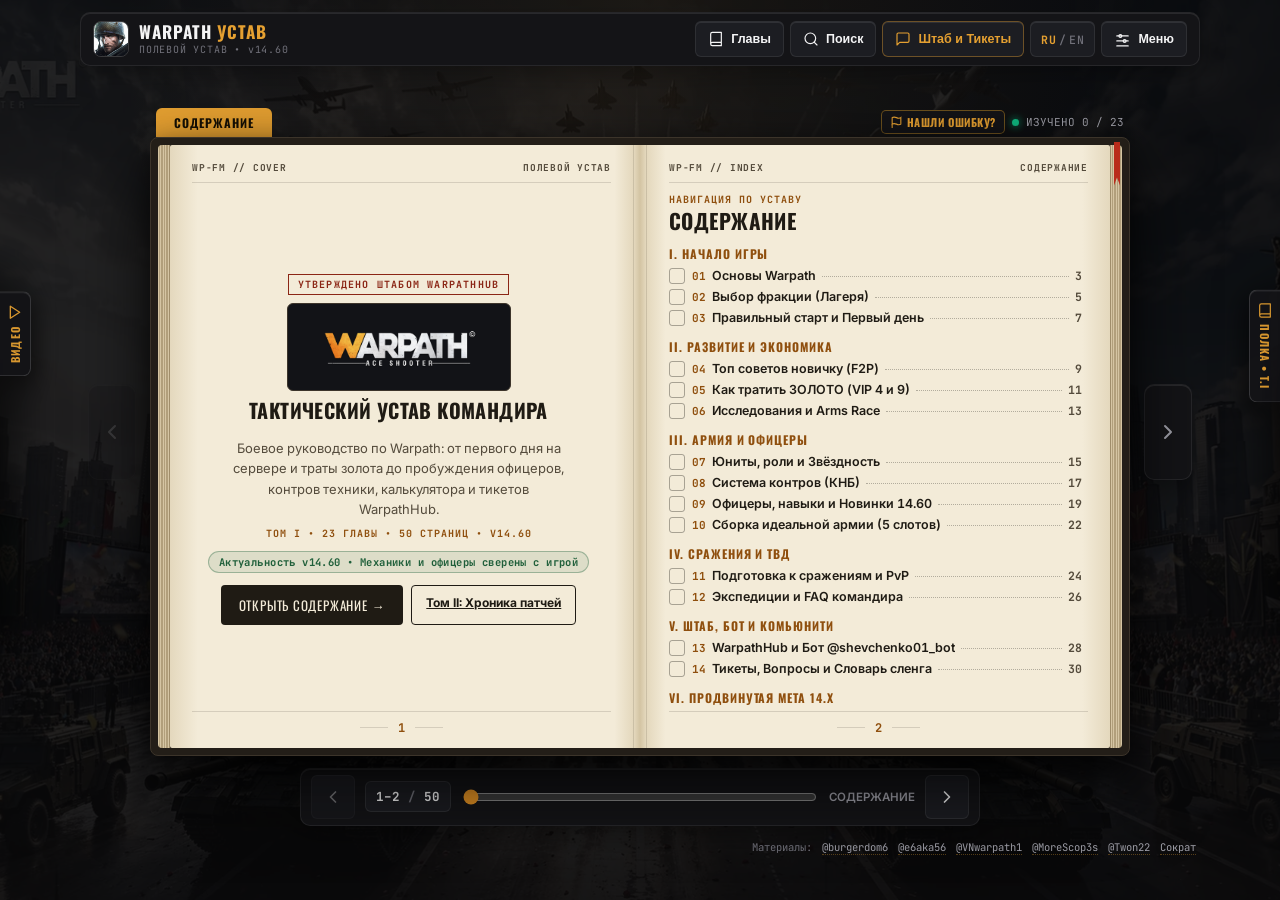
<file: index.html>
<!DOCTYPE html>
<html lang="ru" data-theme="dark">
<head>
  <meta charset="UTF-8">
  <meta name="viewport" content="width=device-width, initial-scale=1.0">
  <meta name="description" content="Тактический полевой устав и энциклопедия по Warpath: Ace Shooter (v14.60). Лагеря, трата золота, наука и бонусы категорий, чертежи Золото++, офицеры, формулы боя, оперсети, промокоды и калькулятор.">
  <meta name="keywords" content="Warpath, Warpath Ace Shooter, гайд Warpath 14.60, Варпатч гайд, офицеры Warpath, промокоды Warpath, оперсети, обмен офицеров, чертежи Золото++">
  <meta name="robots" content="index, follow, max-image-preview:large">
  <meta name="theme-color" content="#09090b">
  <link rel="canonical" href="https://228burger228.github.io/warpathGideVibe/">
  <link rel="manifest" href="manifest.webmanifest">
  <link rel="icon" type="image/png" href="assets/warpath-icon.png">
  <link rel="apple-touch-icon" href="assets/warpath-icon.png">
  <title>WARPATH: ACE SHOOTER — Полевой устав командира (v14.60)</title>
  <meta property="og:type" content="website">
  <meta property="og:locale" content="ru_RU">
  <meta property="og:site_name" content="WARPATH УСТАВ">
  <meta property="og:title" content="WARPATH: ACE SHOOTER — Полевой устав и справочник v14.60">
  <meta property="og:description" content="23 главы, 50 страниц: старт без доната, лагеря и АТГ, интенсивность урона, чертежи Золото++, Почести, Гегемон, Кубок, промокоды и калькулятор.">
  <meta property="og:url" content="https://228burger228.github.io/warpathGideVibe/">
  <meta property="og:image" content="https://228burger228.github.io/warpathGideVibe/assets/bg-parade.webp">
  <meta property="og:image:width" content="1600">
  <meta property="og:image:height" content="898">
  <meta name="twitter:card" content="summary_large_image">
  <meta name="twitter:title" content="WARPATH УСТАВ — Полный справочник v14.60">
  <meta name="twitter:description" content="Актуальный гайд, офицеры 14.60, промокоды, формулы урона и калькулятор Warpath.">
  <meta name="twitter:image" content="https://228burger228.github.io/warpathGideVibe/assets/bg-parade.webp">
  <script type="application/ld+json">
  {
    "@context": "https://schema.org",
    "@type": "TechArticle",
    "headline": "WARPATH: ACE SHOOTER — Полевой устав командира (Том I, v14.60)",
    "description": "Интерактивное двухтомное руководство по Warpath: Ace Shooter (версия 14.60): выбор лагеря, трата золота VIP, наука и категории юнитов, чертежи Золото++, офицеры, оперсети и промокоды.",
    "inLanguage": "ru",
    "url": "https://228burger228.github.io/warpathGideVibe/",
    "image": "https://228burger228.github.io/warpathGideVibe/assets/bg-parade.webp",
    "author": {
      "@type": "Person",
      "name": "Бургер (@burgerdom6)",
      "url": "https://www.youtube.com/@burgerdom6"
    },
    "publisher": {
      "@type": "Organization",
      "name": "WarpathHub",
      "url": "https://t.me/WarpathHub/1"
    }
  }
  </script>
  <link rel="preconnect" href="https://fonts.googleapis.com">
  <link rel="preconnect" href="https://fonts.gstatic.com" crossorigin>
  <link href="https://fonts.googleapis.com/css2?family=Inter:wght@400;500;600;700&family=JetBrains+Mono:wght@500;700&family=Oswald:wght@500;600;700&display=swap" rel="stylesheet">
  <link rel="stylesheet" href="css/style.css">
</head>
<body>
  <div class="ambient-backdrop" aria-hidden="true"></div>

  <div class="app-shell">
    <!-- Чистая верхняя панель -->
    <header class="topbar">
      <a href="#page=2" class="brand" id="brand-home" aria-label="Warpath Устав — к содержанию">
        <span class="brand-badge" aria-hidden="true">
          <img src="assets/warpath-icon.png" alt="" width="36" height="36">
        </span>
        <span class="brand-text">
          <span class="brand-title">WARPATH <span class="brand-accent">УСТАВ</span></span>
          <span class="brand-sub">ПОЛЕВОЙ УСТАВ • v14.60</span>
        </span>
      </a>

      <nav class="topbar-nav" aria-label="Основные действия">
        <button type="button" class="nav-pill" id="btn-toc-open" title="Оглавление и прогресс">
          <svg width="16" height="16" viewBox="0 0 24 24" fill="none" stroke="currentColor" stroke-width="1.75" stroke-linecap="round" stroke-linejoin="round" aria-hidden="true">
            <path d="M4 19.5v-15A2.5 2.5 0 0 1 6.5 2H20v20H6.5a2.5 2.5 0 0 1 0-5H20"></path>
          </svg>
          <span class="nav-label">Главы</span>
        </button>

        <button type="button" class="nav-pill" id="btn-search" title="Поиск по уставу (/)">
          <svg width="16" height="16" viewBox="0 0 24 24" fill="none" stroke="currentColor" stroke-width="1.75" stroke-linecap="round" stroke-linejoin="round" aria-hidden="true">
            <circle cx="11" cy="11" r="8"></circle>
            <path d="m21 21-4.3-4.3"></path>
          </svg>
          <span class="nav-label">Поиск</span>
        </button>

        <button type="button" class="nav-pill accent" id="btn-hq" title="Штаб: тикеты, бот @shevchenko01_bot и калькулятор">
          <svg width="16" height="16" viewBox="0 0 24 24" fill="none" stroke="currentColor" stroke-width="1.75" stroke-linecap="round" stroke-linejoin="round" aria-hidden="true">
            <path d="M21 15a2 2 0 0 1-2 2H7l-4 4V5a2 2 0 0 1 2-2h14a2 2 0 0 1 2 2z"></path>
          </svg>
          <span class="nav-label">Штаб и Тикеты</span>
        </button>

        <button type="button" class="nav-pill lang-toggle notranslate" id="btn-lang-toggle" translate="no" aria-label="Switch language RU / EN" title="Язык / Language: RU ↔ EN">
          <span id="lang-active-code">RU</span><span class="lang-sep">/</span><span class="lang-alt" id="lang-alt-code">EN</span>
        </button>

        <!-- Отдельная кнопка, открывающая отдельное меню инструментов -->
        <div class="tools-menu-wrap">
          <button
            type="button"
            class="nav-pill icon-only"
            id="btn-tools-trigger"
            popovertarget="tools-menu"
            popovertargetaction="toggle"
            aria-controls="tools-menu"
            aria-expanded="false"
            aria-label="Меню настроек книги и аудио"
            title="Меню инструментов"
          >
            <svg width="17" height="17" viewBox="0 0 24 24" fill="none" stroke="currentColor" stroke-width="1.75" stroke-linecap="round" stroke-linejoin="round" aria-hidden="true">
              <line x1="4" x2="20" y1="21" y2="21"></line>
              <line x1="4" x2="20" y1="14" y2="14"></line>
              <line x1="4" x2="20" y1="7" y2="7"></line>
              <circle cx="9" cy="7" r="2"></circle>
              <circle cx="15" cy="14" r="2"></circle>
              <circle cx="10" cy="21" r="0"></circle>
            </svg>
            <span class="nav-label">Меню</span>
          </button>

          <!-- ОТДЕЛЬНОЕ МЕНЮ ПОД КНОПКИ -->
          <div id="tools-menu" class="tools-popover" popover="auto" aria-label="Инструменты чтения">
            <div class="tools-group">
              <div class="tools-group-title">Режим книги</div>
              <label class="tool-row-toggle" for="toggle-spread">
                <span>Разворот (2 страницы на ПК)</span>
                <input type="checkbox" id="toggle-spread" class="native-brand-check" checked>
              </label>
              <label class="tool-row-toggle" for="skip-subpages">
                <span>Пропускать доп. страницы глав</span>
                <input type="checkbox" id="skip-subpages" class="native-brand-check">
              </label>
            </div>

            <div class="tools-group">
              <div class="tools-group-title">Аудио и озвучка</div>
              <button type="button" class="tool-row-btn" id="btn-tts">
                <span class="tool-row-left">
                  <svg width="16" height="16" viewBox="0 0 24 24" fill="none" stroke="currentColor" stroke-width="1.75" stroke-linecap="round" stroke-linejoin="round" aria-hidden="true">
                    <polygon points="11 5 6 9 2 9 2 15 6 15 11 19 11 5"></polygon>
                    <path d="M15.54 8.46a5 5 0 0 1 0 7.07"></path>
                  </svg>
                  <span>Озвучить страницу</span>
                </span>
                <span class="tool-badge" id="tts-badge-state">Выкл</span>
              </button>

              <button type="button" class="tool-row-btn" id="btn-sfx">
                <span class="tool-row-left">
                  <svg width="16" height="16" viewBox="0 0 24 24" fill="none" stroke="currentColor" stroke-width="1.75" stroke-linecap="round" stroke-linejoin="round" aria-hidden="true">
                    <path d="M9 18V5l12-2v13"></path>
                    <circle cx="6" cy="18" r="3"></circle>
                    <circle cx="18" cy="16" r="3"></circle>
                  </svg>
                  <span>Звук листания страниц</span>
                </span>
                <span class="tool-badge on" id="sfx-badge-state">Вкл</span>
              </button>
            </div>

            <div class="tools-group">
              <div class="tools-group-title">Интерфейс и связь</div>
              <button type="button" class="tool-row-btn" id="btn-theme">
                <span class="tool-row-left">
                  <svg width="16" height="16" viewBox="0 0 24 24" fill="none" stroke="currentColor" stroke-width="1.75" stroke-linecap="round" stroke-linejoin="round" aria-hidden="true">
                    <circle cx="12" cy="12" r="4"></circle>
                    <path d="M12 2v2"></path><path d="M12 20v2"></path>
                    <path d="m4.93 4.93 1.41 1.41"></path><path d="m17.66 17.66 1.41 1.41"></path>
                  </svg>
                  <span>Тема оформления</span>
                </span>
                <span class="tool-badge" id="theme-badge-state">Тёмная</span>
              </button>

              <button type="button" class="tool-row-btn" id="btn-fullscreen">
                <span class="tool-row-left">
                  <svg width="16" height="16" viewBox="0 0 24 24" fill="none" stroke="currentColor" stroke-width="1.75" stroke-linecap="round" stroke-linejoin="round" aria-hidden="true">
                    <path d="M8 3H5a2 2 0 0 0-2 2v3"></path>
                    <path d="M21 8V5a2 2 0 0 0-2-2h-3"></path>
                    <path d="M3 16v3a2 2 0 0 0 2 2h3"></path>
                    <path d="M16 21h3a2 2 0 0 0 2-2v-3"></path>
                  </svg>
                  <span>Полный экран</span>
                </span>
                <span class="tool-badge" id="fs-badge-state">Окно</span>
              </button>
            </div>

            <div class="tools-links-foot">
              <a href="https://t.me/WarpathHub/1" target="_blank" rel="noopener noreferrer">Чат WarpathHub</a>
              <a href="https://t.me/shevchenko01_bot" target="_blank" rel="noopener noreferrer">@shevchenko01_bot</a>
            </div>
          </div>
        </div>
      </nav>
    </header>

    <!-- Левое раскрывающееся меню с видео с YouTube по теме -->
    <aside class="yt-drawer" id="yt-drawer" aria-label="Рекомендации видео с YouTube">
      <button type="button" class="yt-drawer-tab" id="btn-yt-toggle" aria-expanded="false" aria-controls="yt-drawer-body" title="Видео-гайды по текущей теме">
        <svg width="16" height="16" viewBox="0 0 24 24" fill="none" stroke="currentColor" stroke-width="2" stroke-linecap="round" stroke-linejoin="round" aria-hidden="true">
          <polygon points="5 3 19 12 5 21 5 3"></polygon>
        </svg>
        <span class="yt-tab-text">Видео</span>
      </button>

      <div class="yt-drawer-body" id="yt-drawer-body">
        <div class="yt-drawer-head">
          <div>
            <div class="yt-drawer-kicker">YOUTUBE • ПО ТЕМЕ</div>
            <div class="yt-drawer-topic" id="yt-topic-title">Общие гайды Warpath</div>
          </div>
          <button type="button" class="yt-drawer-close" id="btn-yt-close" aria-label="Свернуть панель видео">
            <svg width="16" height="16" viewBox="0 0 24 24" fill="none" stroke="currentColor" stroke-width="2" aria-hidden="true">
              <path d="m15 18-6-6 6-6"></path>
            </svg>
          </button>
        </div>
        <div class="yt-drawer-list" id="yt-drawer-list"></div>
        <div class="yt-drawer-foot">
          <a href="https://www.youtube.com/results?search_query=Warpath+гайд" target="_blank" rel="noopener noreferrer" class="yt-more-link" id="yt-search-more">
            Искать ещё на YouTube ↗
          </a>
        </div>
      </div>
    </aside>

    <!-- Сцена книги с удобными боковыми стрелками -->
    <main class="reader-stage" id="book-stage">
      <div class="reader-desk">
        <!-- Левая боковая стрелка (Десктоп / Планшет) -->
        <button type="button" class="side-arrow side-prev" id="side-prev" aria-label="Предыдущая страница" title="Назад (←)">
          <svg width="24" height="24" viewBox="0 0 24 24" fill="none" stroke="currentColor" stroke-width="2" stroke-linecap="round" stroke-linejoin="round" aria-hidden="true">
            <path d="m15 18-6-6 6-6"></path>
          </svg>
        </button>

        <!-- Физическая книга / Разворот -->
        <div class="codex-wrapper" id="codex-wrapper">
          <div class="codex-topbar">
            <button type="button" class="codex-tab" id="chapter-bookmark" title="Перейти к содержанию">
              СОДЕРЖАНИЕ
            </button>
            <div class="codex-meta-right">
              <button type="button" class="codex-mini-btn codex-report-btn" id="btn-report-error" title="Сообщить о неточности или устаревшей инфе на странице">
                <svg width="13" height="13" viewBox="0 0 24 24" fill="none" stroke="currentColor" stroke-width="2" aria-hidden="true"><path d="M4 15s1-1 4-1 5 2 8 2 4-1 4-1V3s-1 1-4 1-5-2-8-2-4 1-4 1z"/><line x1="4" x2="4" y1="22" y2="15"/></svg>
                <span>Нашли ошибку?</span>
              </button>
              <button type="button" class="codex-mini-btn" id="btn-yt-mobile" title="Видеоразборы по теме">
                <svg width="13" height="13" viewBox="0 0 24 24" fill="none" stroke="currentColor" stroke-width="2" aria-hidden="true"><polygon points="5 3 19 12 5 21 5 3"/></svg>
                <span>Видео</span>
              </button>
              <button type="button" class="codex-mini-btn" id="btn-shelf-mobile" title="Книжная полка — все тома">
                <svg width="13" height="13" viewBox="0 0 24 24" fill="none" stroke="currentColor" stroke-width="2" aria-hidden="true"><path d="M4 19.5A2.5 2.5 0 0 1 6.5 17H20"/><path d="M6.5 2H20v20H6.5A2.5 2.5 0 0 1 4 19.5v-15A2.5 2.5 0 0 1 6.5 2z"/></svg>
                <span>Полка</span>
              </button>
              <span class="led-indicator" aria-hidden="true"></span>
              <span id="codex-chapter-progress">ИЗУЧЕНО 0 / 23</span>
            </div>
          </div>

          <div class="codex-cover" id="codex-cover">
            <div class="codex-edges-left" aria-hidden="true"></div>

            <!-- Левая страница (или единственная на мобильном/1-стр режиме) -->
            <article class="codex-page page-left" id="book-page-left" aria-live="polite">
              <div class="page-running-head">
                <span class="page-doc-code notranslate" translate="no" id="page-doc-code-left">WP-FM // 02</span>
                <span class="page-running-sec" id="page-sec-left">WARPATH УСТАВ</span>
              </div>
              <div class="page-scroll" id="page-content-left"></div>
              <footer class="page-footer">
                <span class="page-num-line" aria-hidden="true"></span>
                <span class="page-num" id="page-num-left">2</span>
                <span class="page-num-line" aria-hidden="true"></span>
              </footer>
            </article>

            <!-- Центральный переплёт при 2-страничном развороте -->
            <div class="codex-gutter" id="codex-gutter" aria-hidden="true"></div>

            <!-- Правая страница (в режиме разворота на десктопе) -->
            <article class="codex-page page-right" id="book-page-right" aria-live="polite">
              <div class="page-running-head">
                <span class="page-doc-code notranslate" translate="no" id="page-doc-code-right">WP-FM // 03</span>
                <span class="page-running-sec" id="page-sec-right">WARPATH УСТАВ</span>
              </div>
              <div class="page-scroll" id="page-content-right"></div>
              <footer class="page-footer">
                <span class="page-num-line" aria-hidden="true"></span>
                <span class="page-num" id="page-num-right">3</span>
                <span class="page-num-line" aria-hidden="true"></span>
              </footer>
            </article>

            <div class="codex-edges-right" aria-hidden="true">
              <div class="ribbon-marker"></div>
            </div>
          </div>
        </div>

        <!-- Правая боковая стрелка (Десктоп / Планшет) -->
        <button type="button" class="side-arrow side-next" id="side-next" aria-label="Следующая страница" title="Вперёд (→)">
          <svg width="24" height="24" viewBox="0 0 24 24" fill="none" stroke="currentColor" stroke-width="2" stroke-linecap="round" stroke-linejoin="round" aria-hidden="true">
            <path d="m9 18 6-6-6-6"></path>
          </svg>
        </button>
      </div>

      <!-- Панель активной озвучки (показывается только во время чтения) -->
      <div class="tts-bar" id="tts-bar" hidden>
        <div class="tts-status">
          <span class="tts-eq" aria-hidden="true"><span></span><span></span><span></span></span>
          <span id="tts-status-text">Радиосвязь: чтение страницы...</span>
        </div>
        <div class="tts-controls">
          <button type="button" class="tts-mini-btn" id="tts-pause">Пауза</button>
          <button type="button" class="tts-mini-btn" id="tts-speed">1.0×</button>
          <button type="button" class="tts-mini-btn danger" id="tts-stop">Стоп</button>
        </div>
      </div>

      <!-- Нижний док: стрелки + быстрый скраббер по страницам -->
      <nav class="reader-dock" aria-label="Постраничная навигация">
        <button type="button" class="dock-arrow" id="btn-prev" aria-label="Предыдущая страница" title="Назад (←)">
          <svg width="20" height="20" viewBox="0 0 24 24" fill="none" stroke="currentColor" stroke-width="2" stroke-linecap="round" stroke-linejoin="round" aria-hidden="true">
            <path d="m15 18-6-6 6-6"></path>
          </svg>
        </button>

        <div class="scrubber-wrap">
          <button type="button" class="page-counter" id="btn-toc-jump" title="Вернуться к содержанию">
            <span id="counter-current">2</span>
            <span class="counter-sep">/</span>
            <span id="counter-total">50</span>
          </button>
          <label class="sr-only" for="page-scrubber">Быстрый переход по страницам</label>
          <input type="range" id="page-scrubber" class="page-scrubber" min="1" max="50" value="2">
          <span class="scrubber-chapter" id="scrubber-chapter">Содержание</span>
        </div>

        <button type="button" class="dock-arrow" id="btn-next" aria-label="Следующая страница" title="Вперёд (→)">
          <svg width="20" height="20" viewBox="0 0 24 24" fill="none" stroke="currentColor" stroke-width="2" stroke-linecap="round" stroke-linejoin="round" aria-hidden="true">
            <path d="m9 18 6-6-6-6"></path>
          </svg>
        </button>
      </nav>

      <!-- Уголок авторов материалов -->
      <footer class="desk-credits" aria-label="Авторы и источники материалов">
        <span>Материалы:</span>
        <a class="notranslate" translate="no" href="https://www.youtube.com/@burgerdom6" target="_blank" rel="noopener noreferrer">@burgerdom6</a>
        <a class="notranslate" translate="no" href="https://www.youtube.com/@e6aka56" target="_blank" rel="noopener noreferrer">@e6aka56</a>
        <a class="notranslate" translate="no" href="https://www.youtube.com/@VNwarpath1" target="_blank" rel="noopener noreferrer">@VNwarpath1</a>
        <a class="notranslate" translate="no" href="https://www.youtube.com/@MoreScop3s" target="_blank" rel="noopener noreferrer">@MoreScop3s</a>
        <a class="notranslate" translate="no" href="https://www.youtube.com/@Twon22" target="_blank" rel="noopener noreferrer">@Twon22</a>
        <a href="https://www.youtube.com/@ClanGothic/videos" target="_blank" rel="noopener noreferrer">Сократ</a>
      </footer>
    </main>

    <!-- Правая Книжная полка (Выбор книги / тома) -->
    <aside class="shelf-drawer" id="shelf-drawer" aria-label="Книжная полка — выбор книги">
      <button type="button" class="shelf-drawer-tab" id="btn-shelf-toggle" aria-expanded="false" aria-controls="shelf-drawer-body" title="Выбрать книгу на полке">
        <svg width="16" height="16" viewBox="0 0 24 24" fill="none" stroke="currentColor" stroke-width="1.8" stroke-linecap="round" stroke-linejoin="round" aria-hidden="true">
          <path d="M4 19.5v-15A2.5 2.5 0 0 1 6.5 2H20v20H6.5a2.5 2.5 0 0 1 0-5H20"></path>
        </svg>
        <span class="shelf-tab-text">Полка • Т.I</span>
      </button>

      <div class="shelf-drawer-body" id="shelf-drawer-body">
        <div class="shelf-head">
          <div>
            <div class="shelf-kicker">АРХИВ ШТАБА</div>
            <div class="shelf-title">Книжная полка</div>
          </div>
          <button type="button" class="shelf-close" id="btn-shelf-close" aria-label="Свернуть полку">
            <svg width="16" height="16" viewBox="0 0 24 24" fill="none" stroke="currentColor" stroke-width="2" aria-hidden="true">
              <path d="m9 18 6-6-6-6"></path>
            </svg>
          </button>
        </div>

        <div class="bookshelf-rack">
          <a href="index.html" class="book-spine-item spine-vol1 is-current" aria-current="page">
            <span class="spine-band"></span>
            <span class="spine-vol-num">ТОМ I</span>
            <span class="spine-info">
              <span class="spine-name">Полевой устав</span>
              <span class="spine-meta">23 главы • Полный справочник</span>
            </span>
            <span class="spine-status">Читаете</span>
          </a>

          <a href="updates.html" class="book-spine-item spine-vol2">
            <span class="spine-band"></span>
            <span class="spine-vol-num">ТОМ II</span>
            <span class="spine-info">
              <span class="spine-name">Хроника патчей</span>
              <span class="spine-meta">v12.0 → v14.60 • Все обновы</span>
            </span>
            <span class="spine-status">Открыть →</span>
          </a>

          <button type="button" class="book-spine-item spine-wiki" id="btn-shelf-ext" aria-expanded="false" aria-controls="shelf-ext-menu">
            <span class="spine-band"></span>
            <span class="spine-vol-num">БАЗЫ</span>
            <span class="spine-info">
              <span class="spine-name">Внешние справочники</span>
              <span class="spine-meta">WP Commander • SpeedPath • Вики</span>
            </span>
            <span class="spine-status">Выбор ▾</span>
          </button>

          <div class="shelf-ext-menu" id="shelf-ext-menu" hidden>
            <a href="https://wpcommander.netlify.app/index.html" target="_blank" rel="noopener noreferrer" class="shelf-ext-link is-fresh">
              <strong>WP Commander (Актуальный) ↗</strong>
              <span>Калькуляторы VIP, напитков, обмена и коды</span>
            </a>
            <a href="https://www.speedpath.org" target="_blank" rel="noopener noreferrer" class="shelf-ext-link">
              <strong>SpeedPath (EN База) ↗</strong>
              <span>206 скинов, 668 деталей I–XV и чеклисты</span>
            </a>
            <a href="https://228burger228.github.io/WarpathYTwiki/index.html" target="_blank" rel="noopener noreferrer" class="shelf-ext-link is-archive">
              <strong>WarpathYTwiki (мой архив) ↗</strong>
              <span>Старый сайт автора — давно не обновлялся</span>
            </a>
          </div>
          <div class="shelf-plank" aria-hidden="true"></div>
        </div>
      </div>
    </aside>
  </div>

  <!-- Диалог Поиска -->
  <dialog class="modal-dialog" id="search-dialog" closedby="any" aria-labelledby="search-dialog-title">
    <div class="modal-header">
      <h2 id="search-dialog-title">Поиск по уставу</h2>
      <form method="dialog">
        <button type="submit" class="modal-close" aria-label="Закрыть поиск">
          <svg width="18" height="18" viewBox="0 0 24 24" fill="none" stroke="currentColor" stroke-width="1.75" aria-hidden="true">
            <path d="M18 6 6 18"></path><path d="m6 6 12 12"></path>
          </svg>
        </button>
      </form>
    </div>
    <div class="modal-body">
      <search>
        <label class="sr-only" for="search-input">Поиск по главам, юнитам и офицерам</label>
        <input type="search" id="search-input" class="search-input" placeholder="Блэкджек, Джексон, золото, VIP, SH танк..." autocomplete="off">
      </search>
      <div class="search-results" id="search-results"></div>
    </div>
  </dialog>

  <!-- Диалог Оглавления и прогресса -->
  <dialog class="modal-dialog" id="menu-dialog" closedby="any" aria-labelledby="menu-dialog-title">
    <div class="modal-header">
      <h2 id="menu-dialog-title">Оглавление и прогресс</h2>
      <form method="dialog">
        <button type="submit" class="modal-close" aria-label="Закрыть меню">
          <svg width="18" height="18" viewBox="0 0 24 24" fill="none" stroke="currentColor" stroke-width="1.75" aria-hidden="true">
            <path d="M18 6 6 18"></path><path d="m6 6 12 12"></path>
          </svg>
        </button>
      </form>
    </div>
    <div class="modal-body">
      <div class="progress-card">
        <div class="progress-head">
          <span>Изучено глав устава</span>
          <strong id="progress-label">0 / 14 (0%)</strong>
        </div>
        <div class="progress-track">
          <div class="progress-fill" id="progress-fill" style="width: 0%"></div>
        </div>
      </div>
      <div class="drawer-toc" id="drawer-toc"></div>
      <div class="author-credit-card">
        <div class="author-credit-head">
          <span class="author-credit-badge">ОБ АВТОРЕ ПРОЕКТА</span>
          <a href="https://www.youtube.com/@burgerdom6" target="_blank" rel="noopener noreferrer" class="author-yt-link">YouTube @burgerdom6 ↗</a>
        </div>
        <p class="author-credit-desc">
          <strong>Бургер (@burgerdom6):</strong> сборка и дизайн устава (Том I–II под версию <code>14.60</code>), старый архивный <a href="https://228burger228.github.io/WarpathYTwiki/index.html" target="_blank" rel="noopener noreferrer">WarpathYTwiki</a> (не обновляется; актуальная база — <a href="https://wpcommander.netlify.app/index.html" target="_blank" rel="noopener noreferrer">WP Commander</a>), тир-листы офицеров и видеогайды.
        </p>
      </div>
      <div class="drawer-footer">
        <button type="button" class="btn-secondary" id="btn-reset-progress">Сбросить прогресс</button>
      </div>
    </div>
  </dialog>

  <!-- Диалог ШТАБ -->
  <dialog class="modal-dialog modal-wide" id="hq-dialog" closedby="any" aria-labelledby="hq-dialog-title">
    <div class="modal-header">
      <h2 id="hq-dialog-title">Штаб WarpathHub • Связь и инструменты</h2>
      <form method="dialog">
        <button type="submit" class="modal-close" aria-label="Закрыть штаб">
          <svg width="18" height="18" viewBox="0 0 24 24" fill="none" stroke="currentColor" stroke-width="1.75" aria-hidden="true">
            <path d="M18 6 6 18"></path><path d="m6 6 12 12"></path>
          </svg>
        </button>
      </form>
    </div>
    <div class="modal-body">
      <div class="hq-tabs" role="tablist" aria-label="Разделы штаба">
        <button type="button" class="hq-tab active" role="tab" aria-selected="true" data-hq-tab="tickets">Тикеты и Вопросы</button>
        <button type="button" class="hq-tab" role="tab" aria-selected="false" data-hq-tab="codes">Промокоды</button>
        <button type="button" class="hq-tab" role="tab" aria-selected="false" data-hq-tab="calc">Калькулятор</button>
        <button type="button" class="hq-tab" role="tab" aria-selected="false" data-hq-tab="community">Комьюнити</button>
      </div>

      <div class="hq-panel active" id="hq-panel-tickets" role="tabpanel">
        <div class="hq-links-grid">
          <a href="https://t.me/shevchenko01_bot" target="_blank" rel="noopener noreferrer" class="hq-action-card highlight">
            <div class="hq-action-badge">БОТ ПАШИ</div>
            <div class="hq-action-title">@shevchenko01_bot</div>
            <p class="hq-action-desc">Калькулятор, модератор чата и официальная тикет-система Вархаба.</p>
          </a>
          <a href="https://t.me/WarpathHub/1" target="_blank" rel="noopener noreferrer" class="hq-action-card">
            <div class="hq-action-badge">ЧАТ</div>
            <div class="hq-action-title">WarpathHub Telegram</div>
            <p class="hq-action-desc">Задай вопрос игрокам, разбор боёв, патчи и новости комьюнити.</p>
          </a>
        </div>

        <form class="ticket-form" id="ticket-form">
          <div class="ticket-form-title">Создать тикет / сообщить о неточности</div>
          <div class="ticket-context-badge" id="ticket-context-badge">Раздел: Полевой устав • Стр. 1</div>
          <div class="ticket-row">
            <div>
              <label for="ticket-type" class="field-label">Категория</label>
              <select id="ticket-type" class="field-control">
                <option value="Вопрос по тактике">Вопрос по тактике / сборке</option>
                <option value="Ошибка в гайде">Ошибка / неточность в гайде</option>
                <option value="Добавить в гайд">Предложить совет / данные</option>
                <option value="Модерация / Жалоба">Тикет модерации WarpathHub</option>
              </select>
            </div>
            <div>
              <label for="ticket-nick" class="field-label">Ник или @telegram</label>
              <input type="text" id="ticket-nick" class="field-control" placeholder="@username или ник в игре" maxlength="60">
            </div>
          </div>

          <label for="ticket-text" class="field-label">Суть вопроса или тикета</label>
          <textarea id="ticket-text" class="field-control field-textarea" placeholder="Опиши проблему, сборку, сервер или идею для гайда..." required></textarea>

          <div class="ticket-actions">
            <button type="submit" class="btn-primary-tac">Сформировать и скопировать</button>
            <a href="https://github.com/228burger228/warpathGideVibe/issues/new" target="_blank" rel="noopener noreferrer" class="btn-outline-tac" id="btn-github-issue">Отправить в GitHub ↗</a>
            <a href="https://t.me/shevchenko01_bot" target="_blank" rel="noopener noreferrer" class="btn-outline-tac">Бот @shevchenko01_bot</a>
          </div>
          <p class="ticket-feedback" id="ticket-feedback" role="status"></p>
        </form>

        <div class="ticket-history" id="ticket-history"></div>
      </div>

      <div class="hq-panel" id="hq-panel-calc" role="tabpanel" hidden>
        <div class="calc-grid">
          <div>
            <label for="calc-unit" class="field-label">Тип техники</label>
            <select id="calc-unit" class="field-control"></select>
          </div>
          <div>
            <label for="calc-level" class="field-label">Ранг / Уровень (<span id="calc-level-val">10</span>)</label>
            <input type="range" id="calc-level" class="field-range" min="1" max="10" value="10">
          </div>
          <div>
            <label for="calc-officer" class="field-label">Офицер</label>
            <select id="calc-officer" class="field-control"></select>
          </div>
          <div>
            <label for="calc-equip" class="field-label">Снаряжение</label>
            <select id="calc-equip" class="field-control"></select>
          </div>
        </div>

        <div class="calc-results" id="calc-results"></div>

        <div class="calc-footer-note">
          <span>Полный расчёт с деталями и модами доступен в боте:</span>
          <a href="https://t.me/shevchenko01_bot" target="_blank" rel="noopener noreferrer">@shevchenko01_bot</a>
        </div>
      </div>

      <div class="hq-panel" id="hq-panel-codes" role="tabpanel" hidden>
        <div class="promo-guide-box">
          <div class="promo-guide-text">
            <strong>Куда вводить:</strong> в игре <em>Опции → Подарки</em> или на портале Лилит (UID → Send Code → код из Системной почты). Нажми на кнопку, чтобы скопировать код в 1 клик.
          </div>
          <div class="promo-toolbar">
            <button type="button" class="btn-primary-tac" id="btn-copy-all-codes">Скопировать все списком</button>
            <a href="https://cdkey.lilith.com/warpath-global" target="_blank" rel="noopener noreferrer" class="btn-outline-tac">Портал Лилит ↗</a>
          </div>
        </div>
        <div class="promo-list" id="promo-list"></div>
      </div>

      <div class="hq-panel" id="hq-panel-community" role="tabpanel" hidden>
        <div class="community-list" id="community-list"></div>
      </div>
    </div>
  </dialog>

  <noscript>
    <section style="max-width:760px;margin:24px auto;padding:16px;color:#e4e0d5;font-family:sans-serif;">
      <h1>WARPATH: ACE SHOOTER — Полевой устав командира (Том I, v14.60)</h1>
      <p>Для интерактивного разворота, калькулятора и копирования промокодов включите JavaScript. В Томе I: 23 главы (50 страниц) — старт без доната, лагеря (Советы на Гаубице и Катюше, Авангард на МБТ/ШХ/АТГ, Либерти на ЛТ/ВМС), трата золота (VIP 4/9), исследования и бонусы категорий (V кат. = 60 ур.), Бонус лагеря на интенсивность урона, правило чертежей Золото++, актуальные офицеры v14.60, оперсети, обмен офицеров, Почести (Городские/Боевые и значки), Гегемон, Главный кубок и промокоды.</p>
    </section>
  </noscript>
  <script src="js/book-data.js"></script>
  <script src="js/i18n-en.js"></script>
  <script src="js/app.js"></script>
</body>
</html>
</file>
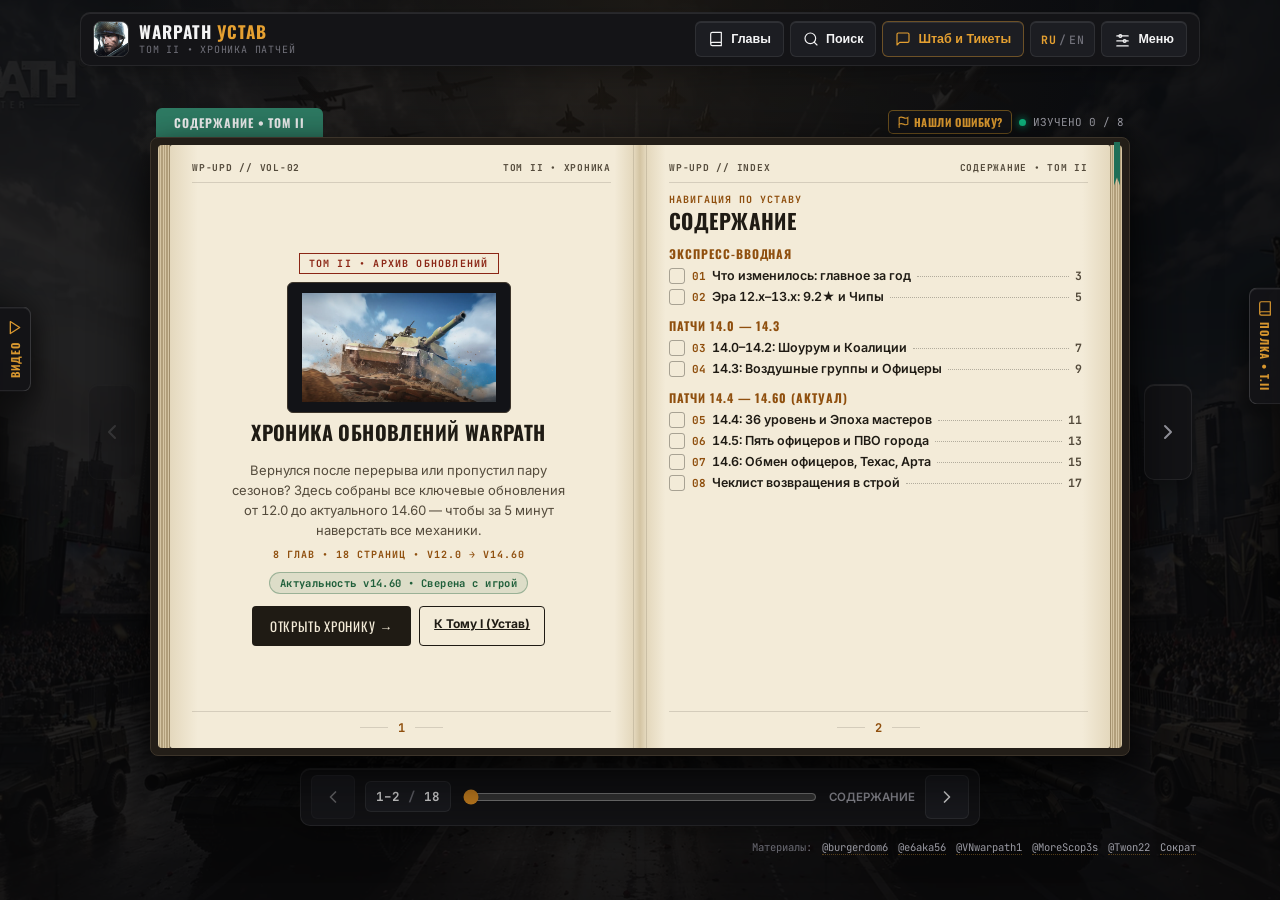
<file: updates.html>
<!DOCTYPE html>
<html lang="ru" data-theme="dark">
<head>
  <meta charset="UTF-8">
  <meta name="viewport" content="width=device-width, initial-scale=1.0">
  <meta name="description" content="Том II Warpath Устав: полная хроника обновлений и патчей от 12.0 до 14.60. 36 уровень построек, вычислительные чипы, Воздушные группы, 5 офицеров 14.5, Офицерский обмен и Техас.">
  <meta name="keywords" content="Warpath 14.60, Warpath обновления, патч 14.6 Warpath, обмен офицеров Warpath, карта Техаса Warpath, оперсети">
  <meta name="robots" content="index, follow, max-image-preview:large">
  <meta name="theme-color" content="#09090b">
  <link rel="canonical" href="https://228burger228.github.io/warpathGideVibe/updates.html">
  <link rel="manifest" href="manifest.webmanifest">
  <link rel="icon" type="image/png" href="assets/warpath-icon.png">
  <link rel="apple-touch-icon" href="assets/warpath-icon.png">
  <title>WARPATH УСТАВ — Том II: Хроника патчей (12.0–14.60)</title>
  <meta property="og:type" content="website">
  <meta property="og:locale" content="ru_RU">
  <meta property="og:site_name" content="WARPATH УСТАВ">
  <meta property="og:title" content="WARPATH УСТАВ — Том II: Хроника обновлений 12.0–14.60">
  <meta property="og:description" content="8 глав, 18 страниц для вернувшихся командиров: чипы, Воздушные группы, 36-й уровень базы, офицеры 14.5, Офицерский обмен и Техас.">
  <meta property="og:url" content="https://228burger228.github.io/warpathGideVibe/updates.html">
  <meta property="og:image" content="https://228burger228.github.io/warpathGideVibe/assets/bg-tank.webp">
  <meta property="og:image:width" content="1400">
  <meta property="og:image:height" content="789">
  <meta name="twitter:card" content="summary_large_image">
  <meta name="twitter:title" content="WARPATH УСТАВ — Том II: Хроника патчей 12.0–14.60">
  <meta name="twitter:description" content="Все ключевые обновления Warpath от 12.0 до 14.60 за 5 минут.">
  <meta name="twitter:image" content="https://228burger228.github.io/warpathGideVibe/assets/bg-tank.webp">
  <script type="application/ld+json">
  {
    "@context": "https://schema.org",
    "@type": "TechArticle",
    "headline": "WARPATH УСТАВ — Том II: Хроника патчей (12.0–14.60)",
    "description": "Краткая сводка всех ключевых обновлений Warpath: Ace Shooter с версии 12.0 до актуальной 14.60.",
    "inLanguage": "ru",
    "url": "https://228burger228.github.io/warpathGideVibe/updates.html",
    "image": "https://228burger228.github.io/warpathGideVibe/assets/bg-tank.webp",
    "author": {
      "@type": "Person",
      "name": "Бургер (@burgerdom6)",
      "url": "https://www.youtube.com/@burgerdom6"
    },
    "publisher": {
      "@type": "Organization",
      "name": "WarpathHub",
      "url": "https://t.me/WarpathHub/1"
    }
  }
  </script>
  <link rel="preconnect" href="https://fonts.googleapis.com">
  <link rel="preconnect" href="https://fonts.gstatic.com" crossorigin>
  <link href="https://fonts.googleapis.com/css2?family=Inter:wght@400;500;600;700&family=JetBrains+Mono:wght@500;700&family=Oswald:wght@500;600;700&display=swap" rel="stylesheet">
  <link rel="stylesheet" href="css/style.css">
</head>
<body data-book="updates">
  <div class="ambient-backdrop" aria-hidden="true"></div>

  <div class="app-shell">
    <!-- Чистая верхняя панель -->
    <header class="topbar">
      <a href="index.html" class="brand" id="brand-home" aria-label="Warpath Устав — Том I">
        <span class="brand-badge" aria-hidden="true">
          <img src="assets/warpath-icon.png" alt="" width="36" height="36">
        </span>
        <span class="brand-text">
          <span class="brand-title">WARPATH <span class="brand-accent">УСТАВ</span></span>
          <span class="brand-sub">ТОМ II • ХРОНИКА ПАТЧЕЙ</span>
        </span>
      </a>

      <nav class="topbar-nav" aria-label="Основные действия">
        <button type="button" class="nav-pill" id="btn-toc-open" title="Оглавление и прогресс">
          <svg width="16" height="16" viewBox="0 0 24 24" fill="none" stroke="currentColor" stroke-width="1.75" stroke-linecap="round" stroke-linejoin="round" aria-hidden="true">
            <path d="M4 19.5v-15A2.5 2.5 0 0 1 6.5 2H20v20H6.5a2.5 2.5 0 0 1 0-5H20"></path>
          </svg>
          <span class="nav-label">Главы</span>
        </button>

        <button type="button" class="nav-pill" id="btn-search" title="Поиск по хронике (/)">
          <svg width="16" height="16" viewBox="0 0 24 24" fill="none" stroke="currentColor" stroke-width="1.75" stroke-linecap="round" stroke-linejoin="round" aria-hidden="true">
            <circle cx="11" cy="11" r="8"></circle>
            <path d="m21 21-4.3-4.3"></path>
          </svg>
          <span class="nav-label">Поиск</span>
        </button>

        <button type="button" class="nav-pill accent" id="btn-hq" title="Штаб: тикеты, бот @shevchenko01_bot и калькулятор">
          <svg width="16" height="16" viewBox="0 0 24 24" fill="none" stroke="currentColor" stroke-width="1.75" stroke-linecap="round" stroke-linejoin="round" aria-hidden="true">
            <path d="M21 15a2 2 0 0 1-2 2H7l-4 4V5a2 2 0 0 1 2-2h14a2 2 0 0 1 2 2z"></path>
          </svg>
          <span class="nav-label">Штаб и Тикеты</span>
        </button>

        <button type="button" class="nav-pill lang-toggle notranslate" id="btn-lang-toggle" translate="no" aria-label="Switch language RU / EN" title="Язык / Language: RU ↔ EN">
          <span id="lang-active-code">RU</span><span class="lang-sep">/</span><span class="lang-alt" id="lang-alt-code">EN</span>
        </button>

        <div class="tools-menu-wrap">
          <button
            type="button"
            class="nav-pill icon-only"
            id="btn-tools-trigger"
            popovertarget="tools-menu"
            popovertargetaction="toggle"
            aria-controls="tools-menu"
            aria-expanded="false"
            aria-label="Меню настроек книги и аудио"
            title="Меню инструментов"
          >
            <svg width="17" height="17" viewBox="0 0 24 24" fill="none" stroke="currentColor" stroke-width="1.75" stroke-linecap="round" stroke-linejoin="round" aria-hidden="true">
              <line x1="4" x2="20" y1="21" y2="21"></line>
              <line x1="4" x2="20" y1="14" y2="14"></line>
              <line x1="4" x2="20" y1="7" y2="7"></line>
              <circle cx="9" cy="7" r="2"></circle>
              <circle cx="15" cy="14" r="2"></circle>
            </svg>
            <span class="nav-label">Меню</span>
          </button>

          <div id="tools-menu" class="tools-popover" popover="auto" aria-label="Инструменты чтения">
            <div class="tools-group">
              <div class="tools-group-title">Режим книги</div>
              <label class="tool-row-toggle" for="toggle-spread">
                <span>Разворот (2 страницы на ПК)</span>
                <input type="checkbox" id="toggle-spread" class="native-brand-check" checked>
              </label>
              <label class="tool-row-toggle" for="skip-subpages">
                <span>Пропускать доп. страницы глав</span>
                <input type="checkbox" id="skip-subpages" class="native-brand-check">
              </label>
            </div>

            <div class="tools-group">
              <div class="tools-group-title">Аудио и озвучка</div>
              <button type="button" class="tool-row-btn" id="btn-tts">
                <span class="tool-row-left">
                  <svg width="16" height="16" viewBox="0 0 24 24" fill="none" stroke="currentColor" stroke-width="1.75" stroke-linecap="round" stroke-linejoin="round" aria-hidden="true">
                    <polygon points="11 5 6 9 2 9 2 15 6 15 11 19 11 5"></polygon>
                    <path d="M15.54 8.46a5 5 0 0 1 0 7.07"></path>
                  </svg>
                  <span>Озвучить страницу</span>
                </span>
                <span class="tool-badge" id="tts-badge-state">Выкл</span>
              </button>

              <button type="button" class="tool-row-btn" id="btn-sfx">
                <span class="tool-row-left">
                  <svg width="16" height="16" viewBox="0 0 24 24" fill="none" stroke="currentColor" stroke-width="1.75" stroke-linecap="round" stroke-linejoin="round" aria-hidden="true">
                    <path d="M9 18V5l12-2v13"></path>
                    <circle cx="6" cy="18" r="3"></circle>
                    <circle cx="18" cy="16" r="3"></circle>
                  </svg>
                  <span>Звук листания страниц</span>
                </span>
                <span class="tool-badge on" id="sfx-badge-state">Вкл</span>
              </button>
            </div>

            <div class="tools-group">
              <div class="tools-group-title">Интерфейс и связь</div>
              <button type="button" class="tool-row-btn" id="btn-theme">
                <span class="tool-row-left">
                  <svg width="16" height="16" viewBox="0 0 24 24" fill="none" stroke="currentColor" stroke-width="1.75" stroke-linecap="round" stroke-linejoin="round" aria-hidden="true">
                    <circle cx="12" cy="12" r="4"></circle>
                    <path d="M12 2v2"></path><path d="M12 20v2"></path>
                    <path d="m4.93 4.93 1.41 1.41"></path><path d="m17.66 17.66 1.41 1.41"></path>
                  </svg>
                  <span>Тема оформления</span>
                </span>
                <span class="tool-badge" id="theme-badge-state">Тёмная</span>
              </button>

              <button type="button" class="tool-row-btn" id="btn-fullscreen">
                <span class="tool-row-left">
                  <svg width="16" height="16" viewBox="0 0 24 24" fill="none" stroke="currentColor" stroke-width="1.75" stroke-linecap="round" stroke-linejoin="round" aria-hidden="true">
                    <path d="M8 3H5a2 2 0 0 0-2 2v3"></path>
                    <path d="M21 8V5a2 2 0 0 0-2-2h-3"></path>
                    <path d="M3 16v3a2 2 0 0 0 2 2h3"></path>
                    <path d="M16 21h3a2 2 0 0 0 2-2v-3"></path>
                  </svg>
                  <span>Полный экран</span>
                </span>
                <span class="tool-badge" id="fs-badge-state">Окно</span>
              </button>
            </div>

            <div class="tools-links-foot">
              <a href="https://t.me/WarpathHub/1" target="_blank" rel="noopener noreferrer">Чат WarpathHub</a>
              <a href="https://t.me/shevchenko01_bot" target="_blank" rel="noopener noreferrer">@shevchenko01_bot</a>
            </div>
          </div>
        </div>
      </nav>
    </header>

    <!-- Левое раскрывающееся меню с видео YouTube по теме патчей -->
    <aside class="yt-drawer" id="yt-drawer" aria-label="Рекомендации видео с YouTube">
      <button type="button" class="yt-drawer-tab" id="btn-yt-toggle" aria-expanded="false" aria-controls="yt-drawer-body" title="Видео-разборы патчей">
        <svg width="16" height="16" viewBox="0 0 24 24" fill="none" stroke="currentColor" stroke-width="2" stroke-linecap="round" stroke-linejoin="round" aria-hidden="true">
          <polygon points="5 3 19 12 5 21 5 3"></polygon>
        </svg>
        <span class="yt-tab-text">Видео</span>
      </button>

      <div class="yt-drawer-body" id="yt-drawer-body">
        <div class="yt-drawer-head">
          <div>
            <div class="yt-drawer-kicker">YOUTUBE • РАЗБОР ПАТЧА</div>
            <div class="yt-drawer-topic" id="yt-topic-title">Обзоры обновлений</div>
          </div>
          <button type="button" class="yt-drawer-close" id="btn-yt-close" aria-label="Свернуть панель видео">
            <svg width="16" height="16" viewBox="0 0 24 24" fill="none" stroke="currentColor" stroke-width="2" aria-hidden="true">
              <path d="m15 18-6-6 6-6"></path>
            </svg>
          </button>
        </div>
        <div class="yt-drawer-list" id="yt-drawer-list"></div>
        <div class="yt-drawer-foot">
          <a href="https://www.youtube.com/results?search_query=Warpath+обновление" target="_blank" rel="noopener noreferrer" class="yt-more-link" id="yt-search-more">
            Искать ещё на YouTube ↗
          </a>
        </div>
      </div>
    </aside>

    <!-- Сцена книги -->
    <main class="reader-stage" id="book-stage">
      <div class="reader-desk">
        <button type="button" class="side-arrow side-prev" id="side-prev" aria-label="Предыдущая страница" title="Назад (←)">
          <svg width="24" height="24" viewBox="0 0 24 24" fill="none" stroke="currentColor" stroke-width="2" stroke-linecap="round" stroke-linejoin="round" aria-hidden="true">
            <path d="m15 18-6-6 6-6"></path>
          </svg>
        </button>

        <div class="codex-wrapper" id="codex-wrapper">
          <div class="codex-topbar">
            <button type="button" class="codex-tab" id="chapter-bookmark" title="Перейти к содержанию">
              СОДЕРЖАНИЕ • ТОМ II
            </button>
            <div class="codex-meta-right">
              <button type="button" class="codex-mini-btn codex-report-btn" id="btn-report-error" title="Сообщить о неточности или устаревшей инфе на странице">
                <svg width="13" height="13" viewBox="0 0 24 24" fill="none" stroke="currentColor" stroke-width="2" aria-hidden="true"><path d="M4 15s1-1 4-1 5 2 8 2 4-1 4-1V3s-1 1-4 1-5-2-8-2-4 1-4 1z"/><line x1="4" x2="4" y1="22" y2="15"/></svg>
                <span>Нашли ошибку?</span>
              </button>
              <button type="button" class="codex-mini-btn" id="btn-yt-mobile" title="Видеоразборы по теме">
                <svg width="13" height="13" viewBox="0 0 24 24" fill="none" stroke="currentColor" stroke-width="2" aria-hidden="true"><polygon points="5 3 19 12 5 21 5 3"/></svg>
                <span>Видео</span>
              </button>
              <button type="button" class="codex-mini-btn" id="btn-shelf-mobile" title="Книжная полка — все тома">
                <svg width="13" height="13" viewBox="0 0 24 24" fill="none" stroke="currentColor" stroke-width="2" aria-hidden="true"><path d="M4 19.5A2.5 2.5 0 0 1 6.5 17H20"/><path d="M6.5 2H20v20H6.5A2.5 2.5 0 0 1 4 19.5v-15A2.5 2.5 0 0 1 6.5 2z"/></svg>
                <span>Полка</span>
              </button>
              <span class="led-indicator" aria-hidden="true"></span>
              <span id="codex-chapter-progress">ИЗУЧЕНО 0 / 8</span>
            </div>
          </div>

          <div class="codex-cover" id="codex-cover">
            <div class="codex-edges-left" aria-hidden="true"></div>

            <article class="codex-page page-left" id="book-page-left" aria-live="polite">
              <div class="page-running-head">
                <span class="page-doc-code notranslate" translate="no" id="page-doc-code-left">WP-UPD // 02</span>
                <span class="page-running-sec" id="page-sec-left">WARPATH УСТАВ • ТОМ II</span>
              </div>
              <div class="page-scroll" id="page-content-left"></div>
              <footer class="page-footer">
                <span class="page-num-line" aria-hidden="true"></span>
                <span class="page-num" id="page-num-left">2</span>
                <span class="page-num-line" aria-hidden="true"></span>
              </footer>
            </article>

            <div class="codex-gutter" id="codex-gutter" aria-hidden="true"></div>

            <article class="codex-page page-right" id="book-page-right" aria-live="polite">
              <div class="page-running-head">
                <span class="page-doc-code notranslate" translate="no" id="page-doc-code-right">WP-UPD // 03</span>
                <span class="page-running-sec" id="page-sec-right">WARPATH УСТАВ • ТОМ II</span>
              </div>
              <div class="page-scroll" id="page-content-right"></div>
              <footer class="page-footer">
                <span class="page-num-line" aria-hidden="true"></span>
                <span class="page-num" id="page-num-right">3</span>
                <span class="page-num-line" aria-hidden="true"></span>
              </footer>
            </article>

            <div class="codex-edges-right" aria-hidden="true">
              <div class="ribbon-marker"></div>
            </div>
          </div>
        </div>

        <button type="button" class="side-arrow side-next" id="side-next" aria-label="Следующая страница" title="Вперёд (→)">
          <svg width="24" height="24" viewBox="0 0 24 24" fill="none" stroke="currentColor" stroke-width="2" stroke-linecap="round" stroke-linejoin="round" aria-hidden="true">
            <path d="m9 18 6-6-6-6"></path>
          </svg>
        </button>
      </div>

      <div class="tts-bar" id="tts-bar" hidden>
        <div class="tts-status">
          <span class="tts-eq" aria-hidden="true"><span></span><span></span><span></span></span>
          <span id="tts-status-text">Радиосвязь: чтение страницы...</span>
        </div>
        <div class="tts-controls">
          <button type="button" class="tts-mini-btn" id="tts-pause">Пауза</button>
          <button type="button" class="tts-mini-btn" id="tts-speed">1.0×</button>
          <button type="button" class="tts-mini-btn danger" id="tts-stop">Стоп</button>
        </div>
      </div>

      <nav class="reader-dock" aria-label="Постраничная навигация">
        <button type="button" class="dock-arrow" id="btn-prev" aria-label="Предыдущая страница" title="Назад (←)">
          <svg width="20" height="20" viewBox="0 0 24 24" fill="none" stroke="currentColor" stroke-width="2" stroke-linecap="round" stroke-linejoin="round" aria-hidden="true">
            <path d="m15 18-6-6 6-6"></path>
          </svg>
        </button>

        <div class="scrubber-wrap">
          <button type="button" class="page-counter" id="btn-toc-jump" title="Вернуться к содержанию">
            <span id="counter-current">2</span>
            <span class="counter-sep">/</span>
            <span id="counter-total">18</span>
          </button>
          <label class="sr-only" for="page-scrubber">Быстрый переход по страницам</label>
          <input type="range" id="page-scrubber" class="page-scrubber" min="1" max="18" value="2">
          <span class="scrubber-chapter" id="scrubber-chapter">Содержание</span>
        </div>

        <button type="button" class="dock-arrow" id="btn-next" aria-label="Следующая страница" title="Вперёд (→)">
          <svg width="20" height="20" viewBox="0 0 24 24" fill="none" stroke="currentColor" stroke-width="2" stroke-linecap="round" stroke-linejoin="round" aria-hidden="true">
            <path d="m9 18 6-6-6-6"></path>
          </svg>
        </button>
      </nav>

      <!-- Уголок авторов материалов -->
      <footer class="desk-credits" aria-label="Авторы и источники материалов">
        <span>Материалы:</span>
        <a class="notranslate" translate="no" href="https://www.youtube.com/@burgerdom6" target="_blank" rel="noopener noreferrer">@burgerdom6</a>
        <a class="notranslate" translate="no" href="https://www.youtube.com/@e6aka56" target="_blank" rel="noopener noreferrer">@e6aka56</a>
        <a class="notranslate" translate="no" href="https://www.youtube.com/@VNwarpath1" target="_blank" rel="noopener noreferrer">@VNwarpath1</a>
        <a class="notranslate" translate="no" href="https://www.youtube.com/@MoreScop3s" target="_blank" rel="noopener noreferrer">@MoreScop3s</a>
        <a class="notranslate" translate="no" href="https://www.youtube.com/@Twon22" target="_blank" rel="noopener noreferrer">@Twon22</a>
        <a href="https://www.youtube.com/@ClanGothic/videos" target="_blank" rel="noopener noreferrer">Сократ</a>
      </footer>
    </main>

    <!-- Правая Книжная полка (Выбор книги / тома) -->
    <aside class="shelf-drawer" id="shelf-drawer" aria-label="Книжная полка — выбор книги">
      <button type="button" class="shelf-drawer-tab" id="btn-shelf-toggle" aria-expanded="false" aria-controls="shelf-drawer-body" title="Выбрать книгу на полке">
        <svg width="16" height="16" viewBox="0 0 24 24" fill="none" stroke="currentColor" stroke-width="1.8" stroke-linecap="round" stroke-linejoin="round" aria-hidden="true">
          <path d="M4 19.5v-15A2.5 2.5 0 0 1 6.5 2H20v20H6.5a2.5 2.5 0 0 1 0-5H20"></path>
        </svg>
        <span class="shelf-tab-text">Полка • Т.II</span>
      </button>

      <div class="shelf-drawer-body" id="shelf-drawer-body">
        <div class="shelf-head">
          <div>
            <div class="shelf-kicker">АРХИВ ШТАБА</div>
            <div class="shelf-title">Книжная полка</div>
          </div>
          <button type="button" class="shelf-close" id="btn-shelf-close" aria-label="Свернуть полку">
            <svg width="16" height="16" viewBox="0 0 24 24" fill="none" stroke="currentColor" stroke-width="2" aria-hidden="true">
              <path d="m9 18 6-6-6-6"></path>
            </svg>
          </button>
        </div>

        <div class="bookshelf-rack">
          <a href="index.html" class="book-spine-item spine-vol1">
            <span class="spine-band"></span>
            <span class="spine-vol-num">ТОМ I</span>
            <span class="spine-info">
              <span class="spine-name">Полевой устав</span>
              <span class="spine-meta">23 главы • Полный справочник</span>
            </span>
            <span class="spine-status">Открыть →</span>
          </a>

          <a href="updates.html" class="book-spine-item spine-vol2 is-current" aria-current="page">
            <span class="spine-band"></span>
            <span class="spine-vol-num">ТОМ II</span>
            <span class="spine-info">
              <span class="spine-name">Хроника патчей</span>
              <span class="spine-meta">v12.0 → v14.60 • Все обновы</span>
            </span>
            <span class="spine-status">Читаете</span>
          </a>

          <button type="button" class="book-spine-item spine-wiki" id="btn-shelf-ext" aria-expanded="false" aria-controls="shelf-ext-menu">
            <span class="spine-band"></span>
            <span class="spine-vol-num">БАЗЫ</span>
            <span class="spine-info">
              <span class="spine-name">Внешние справочники</span>
              <span class="spine-meta">WP Commander • SpeedPath • Вики</span>
            </span>
            <span class="spine-status">Выбор ▾</span>
          </button>

          <div class="shelf-ext-menu" id="shelf-ext-menu" hidden>
            <a href="https://wpcommander.netlify.app/index.html" target="_blank" rel="noopener noreferrer" class="shelf-ext-link is-fresh">
              <strong>WP Commander (Актуальный) ↗</strong>
              <span>Калькуляторы VIP, напитков, обмена и коды</span>
            </a>
            <a href="https://www.speedpath.org" target="_blank" rel="noopener noreferrer" class="shelf-ext-link">
              <strong>SpeedPath (EN База) ↗</strong>
              <span>206 скинов, 668 деталей I–XV и чеклисты</span>
            </a>
            <a href="https://228burger228.github.io/WarpathYTwiki/index.html" target="_blank" rel="noopener noreferrer" class="shelf-ext-link is-archive">
              <strong>WarpathYTwiki (мой архив) ↗</strong>
              <span>Старый сайт автора — давно не обновлялся</span>
            </a>
          </div>
          <div class="shelf-plank" aria-hidden="true"></div>
        </div>
      </div>
    </aside>
  </div>

  <!-- Диалог Поиска -->
  <dialog class="modal-dialog" id="search-dialog" closedby="any" aria-labelledby="search-dialog-title">
    <div class="modal-header">
      <h2 id="search-dialog-title">Поиск по хронике</h2>
      <form method="dialog">
        <button type="submit" class="modal-close" aria-label="Закрыть поиск">
          <svg width="18" height="18" viewBox="0 0 24 24" fill="none" stroke="currentColor" stroke-width="1.75" aria-hidden="true">
            <path d="M18 6 6 18"></path><path d="m6 6 12 12"></path>
          </svg>
        </button>
      </form>
    </div>
    <div class="modal-body">
      <search>
        <label class="sr-only" for="search-input">Поиск по патчам и обновлениям</label>
        <input type="search" id="search-input" class="search-input" placeholder="14.6, обмен, 36 уровень, Техас, чипы..." autocomplete="off">
      </search>
      <div class="search-results" id="search-results"></div>
    </div>
  </dialog>

  <!-- Диалог Оглавления и прогресса -->
  <dialog class="modal-dialog" id="menu-dialog" closedby="any" aria-labelledby="menu-dialog-title">
    <div class="modal-header">
      <h2 id="menu-dialog-title">Оглавление • Том II</h2>
      <form method="dialog">
        <button type="submit" class="modal-close" aria-label="Закрыть меню">
          <svg width="18" height="18" viewBox="0 0 24 24" fill="none" stroke="currentColor" stroke-width="1.75" aria-hidden="true">
            <path d="M18 6 6 18"></path><path d="m6 6 12 12"></path>
          </svg>
        </button>
      </form>
    </div>
    <div class="modal-body">
      <div class="progress-card">
        <div class="progress-head">
          <span>Изучено глав хроники</span>
          <strong id="progress-label">0 / 8 (0%)</strong>
        </div>
        <div class="progress-track">
          <div class="progress-fill" id="progress-fill" style="width: 0%"></div>
        </div>
      </div>
      <div class="drawer-toc" id="drawer-toc"></div>
      <div class="author-credit-card">
        <div class="author-credit-head">
          <span class="author-credit-badge">ОБ АВТОРЕ ПРОЕКТА</span>
          <a href="https://www.youtube.com/@burgerdom6" target="_blank" rel="noopener noreferrer" class="author-yt-link">YouTube @burgerdom6 ↗</a>
        </div>
        <p class="author-credit-desc">
          <strong>Бургер (@burgerdom6):</strong> сборка и дизайн устава (Том I–II под версию <code>14.60</code>), старый архивный <a href="https://228burger228.github.io/WarpathYTwiki/index.html" target="_blank" rel="noopener noreferrer">WarpathYTwiki</a> (не обновляется; актуальная база — <a href="https://wpcommander.netlify.app/index.html" target="_blank" rel="noopener noreferrer">WP Commander</a>), тир-листы офицеров и видеогайды.
        </p>
      </div>
      <div class="drawer-footer">
        <button type="button" class="btn-secondary" id="btn-reset-progress">Сбросить прогресс</button>
      </div>
    </div>
  </dialog>

  <!-- Диалог ШТАБ -->
  <dialog class="modal-dialog modal-wide" id="hq-dialog" closedby="any" aria-labelledby="hq-dialog-title">
    <div class="modal-header">
      <h2 id="hq-dialog-title">Штаб WarpathHub • Связь и инструменты</h2>
      <form method="dialog">
        <button type="submit" class="modal-close" aria-label="Закрыть штаб">
          <svg width="18" height="18" viewBox="0 0 24 24" fill="none" stroke="currentColor" stroke-width="1.75" aria-hidden="true">
            <path d="M18 6 6 18"></path><path d="m6 6 12 12"></path>
          </svg>
        </button>
      </form>
    </div>
    <div class="modal-body">
      <div class="hq-tabs" role="tablist" aria-label="Разделы штаба">
        <button type="button" class="hq-tab active" role="tab" aria-selected="true" data-hq-tab="tickets">Тикеты и Вопросы</button>
        <button type="button" class="hq-tab" role="tab" aria-selected="false" data-hq-tab="codes">Промокоды</button>
        <button type="button" class="hq-tab" role="tab" aria-selected="false" data-hq-tab="calc">Калькулятор</button>
        <button type="button" class="hq-tab" role="tab" aria-selected="false" data-hq-tab="community">Комьюнити</button>
      </div>

      <div class="hq-panel active" id="hq-panel-tickets" role="tabpanel">
        <div class="hq-links-grid">
          <a href="https://t.me/shevchenko01_bot" target="_blank" rel="noopener noreferrer" class="hq-action-card highlight">
            <div class="hq-action-badge">БОТ ПАШИ</div>
            <div class="hq-action-title">@shevchenko01_bot</div>
            <p class="hq-action-desc">Калькулятор, модератор чата и официальная тикет-система Вархаба.</p>
          </a>
          <a href="https://t.me/WarpathHub/1" target="_blank" rel="noopener noreferrer" class="hq-action-card">
            <div class="hq-action-badge">ЧАТ</div>
            <div class="hq-action-title">WarpathHub Telegram</div>
            <p class="hq-action-desc">Задай вопрос игрокам, разбор боёв, патчи и новости комьюнити.</p>
          </a>
        </div>

        <form class="ticket-form" id="ticket-form">
          <div class="ticket-form-title">Создать тикет / сообщить о неточности</div>
          <div class="ticket-context-badge" id="ticket-context-badge">Раздел: Том II • Стр. 1</div>
          <div class="ticket-row">
            <div>
              <label for="ticket-type" class="field-label">Категория</label>
              <select id="ticket-type" class="field-control">
                <option value="Вопрос по тактике">Вопрос по тактике / сборке</option>
                <option value="Ошибка в гайде">Ошибка / неточность в гайде</option>
                <option value="Добавить в гайд">Предложить совет / данные</option>
                <option value="Модерация / Жалоба">Тикет модерации WarpathHub</option>
              </select>
            </div>
            <div>
              <label for="ticket-nick" class="field-label">Ник или @telegram</label>
              <input type="text" id="ticket-nick" class="field-control" placeholder="@username или ник в игре" maxlength="60">
            </div>
          </div>

          <label for="ticket-text" class="field-label">Суть вопроса или тикета</label>
          <textarea id="ticket-text" class="field-control field-textarea" placeholder="Опиши проблему, сборку, сервер или идею для гайда..." required></textarea>

          <div class="ticket-actions">
            <button type="submit" class="btn-primary-tac">Сформировать и скопировать</button>
            <a href="https://github.com/228burger228/warpathGideVibe/issues/new" target="_blank" rel="noopener noreferrer" class="btn-outline-tac" id="btn-github-issue">Отправить в GitHub ↗</a>
            <a href="https://t.me/shevchenko01_bot" target="_blank" rel="noopener noreferrer" class="btn-outline-tac">Бот @shevchenko01_bot</a>
          </div>
          <p class="ticket-feedback" id="ticket-feedback" role="status"></p>
        </form>

        <div class="ticket-history" id="ticket-history"></div>
      </div>

      <div class="hq-panel" id="hq-panel-calc" role="tabpanel" hidden>
        <div class="calc-grid">
          <div>
            <label for="calc-unit" class="field-label">Тип техники</label>
            <select id="calc-unit" class="field-control"></select>
          </div>
          <div>
            <label for="calc-level" class="field-label">Ранг / Уровень (<span id="calc-level-val">10</span>)</label>
            <input type="range" id="calc-level" class="field-range" min="1" max="10" value="10">
          </div>
          <div>
            <label for="calc-officer" class="field-label">Офицер</label>
            <select id="calc-officer" class="field-control"></select>
          </div>
          <div>
            <label for="calc-equip" class="field-label">Снаряжение</label>
            <select id="calc-equip" class="field-control"></select>
          </div>
        </div>

        <div class="calc-results" id="calc-results"></div>

        <div class="calc-footer-note">
          <span>Полный расчёт с деталями и модами доступен в боте:</span>
          <a href="https://t.me/shevchenko01_bot" target="_blank" rel="noopener noreferrer">@shevchenko01_bot</a>
        </div>
      </div>

      <div class="hq-panel" id="hq-panel-codes" role="tabpanel" hidden>
        <div class="promo-guide-box">
          <div class="promo-guide-text">
            <strong>Куда вводить:</strong> в игре <em>Опции → Подарки</em> или на портале Лилит (UID → Send Code → код из Системной почты). Нажми на кнопку, чтобы скопировать код в 1 клик.
          </div>
          <div class="promo-toolbar">
            <button type="button" class="btn-primary-tac" id="btn-copy-all-codes">Скопировать все списком</button>
            <a href="https://cdkey.lilith.com/warpath-global" target="_blank" rel="noopener noreferrer" class="btn-outline-tac">Портал Лилит ↗</a>
          </div>
        </div>
        <div class="promo-list" id="promo-list"></div>
      </div>

      <div class="hq-panel" id="hq-panel-community" role="tabpanel" hidden>
        <div class="community-list" id="community-list"></div>
      </div>
    </div>
  </dialog>

  <noscript>
    <section style="max-width:760px;margin:24px auto;padding:16px;color:#e4e0d5;font-family:sans-serif;">
      <h1>WARPATH УСТАВ — Том II: Хроника патчей (12.0–14.60)</h1>
      <p>Для интерактивного чтения включите JavaScript. В Томе II: 8 глав (18 страниц) — 9.2★, вычислительные чипы и оперсети, Воздушные группы 14.3, Эпоха мастеров и 36 уровень 14.4, новые офицеры 14.5 (Блэкджек, Мусорщик, Красный Крокодил, Верховная судья), Офицерский обмен и карта Техаса 14.6.</p>
    </section>
  </noscript>
  <script src="js/updates-data.js"></script>
  <script src="js/i18n-en.js"></script>
  <script src="js/app.js"></script>
</body>
</html>
</file>
<file: css/style.css>
/* ═══════════════════════════════════════════════════════════════
   WARPATH CODEX — Editorial Tactical Field Manual Design System
   Следует ui_ux_master_guidelines.md:
   - Монохромная база (#09090b / #18181b), точечный функциональный акцент
   - Световые микрофаски и инженерная тактильность (:active scale 0.97)
   - Разворот из 2 страниц на широком экране, боковые стрелки, отдельное меню
   ═══════════════════════════════════════════════════════════════ */

:root {
  color-scheme: dark light;
  --brand-accent: #e59324;

  --bg-base: #09090b;
  --bg-panel: #141417;
  --bg-elevated: #1c1d22;
  --bg-hover: #24252c;

  --border-hairline: rgba(255, 255, 255, 0.08);
  --border-strong: rgba(255, 255, 255, 0.16);

  --text-primary: #f4f4f5;
  --text-secondary: #a1a1aa;
  --text-muted: #71717a;

  --accent-amber: #e5a031;
  --accent-orange: #ea7c1d;
  --accent-emerald: #10b981;

  --paper-bg: #f3ebd8;
  --paper-edge: #e4d8bd;
  --paper-gutter: #d3c4a3;
  --paper-ink: #1f1b14;
  --paper-ink-soft: #544b3c;
  --paper-rule: rgba(31, 27, 20, 0.14);
  --paper-accent: #8f4f0e;

  --bevel: inset 0 1px 0 rgba(255, 255, 255, 0.09);
  --shadow-codex: 0 32px 80px rgba(0, 0, 0, 0.72), 0 8px 24px rgba(0, 0, 0, 0.5);
  --radius-sm: 6px;
  --radius-md: 10px;
  --radius-lg: 14px;
}

[data-theme="light"] {
  --bg-base: #e7e1d3;
  --bg-panel: #f4efe3;
  --bg-elevated: #ebe4d4;
  --bg-hover: #e0d7c4;
  --border-hairline: rgba(31, 27, 20, 0.12);
  --border-strong: rgba(31, 27, 20, 0.24);
  --text-primary: #1c1914;
  --text-secondary: #575044;
  --text-muted: #7a7162;
  --bevel: inset 0 1px 0 rgba(255, 255, 255, 0.6);
  --shadow-codex: 0 24px 56px rgba(31, 27, 20, 0.2), 0 4px 12px rgba(31, 27, 20, 0.1);
}

*, *::before, *::after {
  box-sizing: border-box;
  margin: 0;
  padding: 0;
}

html, body {
  min-height: 100%;
  background-color: var(--bg-base);
  color: var(--text-primary);
  font-family: 'Inter', -apple-system, BlinkMacSystemFont, 'Segoe UI', sans-serif;
  font-variant-numeric: tabular-nums;
  accent-color: var(--brand-accent);
  -webkit-font-smoothing: antialiased;
  overflow-x: hidden;
  transition: background-color 0.2s ease, color 0.2s ease;
}

:focus-visible {
  outline: 2px solid var(--accent-amber);
  outline-offset: 2px;
}

.sr-only {
  position: absolute;
  width: 1px;
  height: 1px;
  overflow: hidden;
  clip: rect(0, 0, 0, 0);
  white-space: nowrap;
}

/* Спокойный фон с едва заметным артом без сетки */
.ambient-backdrop {
  position: fixed;
  inset: 0;
  pointer-events: none;
  z-index: 0;
  background: radial-gradient(ellipse at 50% 0%, rgba(229, 160, 49, 0.08), transparent 58%);
}

.ambient-backdrop::before {
  content: '';
  position: absolute;
  inset: 0;
  background: url('../assets/bg-parade.webp') center / cover no-repeat;
  opacity: 0.1;
  filter: grayscale(35%) contrast(1.05);
}

[data-theme="light"] .ambient-backdrop::before {
  opacity: 0.04;
}

/* ── APP SHELL ───────────────────────────────────────────────── */
.app-shell {
  position: relative;
  z-index: 1;
  min-height: 100dvh;
  display: flex;
  flex-direction: column;
  align-items: center;
  padding: 12px 16px 16px;
  gap: 12px;
}

/* ── TOPBAR ──────────────────────────────────────────────────── */
.topbar {
  width: 100%;
  max-width: 1120px;
  display: flex;
  align-items: center;
  justify-content: space-between;
  gap: 12px;
  padding: 8px 12px;
  background: var(--bg-panel);
  border: 1px solid var(--border-hairline);
  border-radius: var(--radius-md);
  box-shadow: var(--bevel), 0 8px 24px rgba(0, 0, 0, 0.28);
}

.brand {
  display: inline-flex;
  align-items: center;
  gap: 10px;
  text-decoration: none;
  color: var(--text-primary);
  min-width: 0;
}

.brand-badge {
  width: 36px;
  height: 36px;
  border-radius: 8px;
  border: 1px solid var(--border-strong);
  overflow: hidden;
  flex-shrink: 0;
}

.brand-badge img {
  width: 100%;
  height: 100%;
  object-fit: cover;
  display: block;
}

.brand-text {
  display: flex;
  flex-direction: column;
  line-height: 1.1;
}

.brand-title {
  font-family: 'Oswald', sans-serif;
  font-size: 17px;
  font-weight: 700;
  letter-spacing: 0.06em;
  text-transform: uppercase;
  white-space: nowrap;
}

.brand-accent {
  color: var(--accent-amber);
}

.brand-sub {
  font-family: 'JetBrains Mono', monospace;
  font-size: 10px;
  color: var(--text-muted);
  letter-spacing: 0.08em;
  margin-top: 2px;
}

.topbar-nav {
  display: flex;
  align-items: center;
  gap: 6px;
}

.nav-pill {
  height: 36px;
  padding: 0 12px;
  border-radius: var(--radius-sm);
  border: 1px solid var(--border-hairline);
  background: var(--bg-elevated);
  color: var(--text-primary);
  display: inline-flex;
  align-items: center;
  gap: 7px;
  font-size: 12.5px;
  font-weight: 600;
  cursor: pointer;
  box-shadow: var(--bevel);
  transition: background-color 0.15s ease, border-color 0.15s ease, transform 0.12s ease;
}

.nav-pill:hover {
  background: var(--bg-hover);
  border-color: var(--border-strong);
}

.nav-pill:active {
  transform: scale(0.97);
}

.nav-pill.accent {
  border-color: rgba(229, 160, 49, 0.4);
  color: var(--accent-amber);
}

.nav-pill.accent:hover {
  background: rgba(229, 160, 49, 0.14);
}

.lang-toggle {
  font-family: 'JetBrains Mono', monospace;
  font-size: 11.5px;
  font-weight: 700;
  letter-spacing: 0.04em;
  gap: 3px;
  padding: 0 10px;
}
.lang-toggle #lang-active-code { color: var(--accent-amber); }
.lang-toggle .lang-sep,
.lang-toggle .lang-alt { color: var(--text-muted); font-weight: 500; }

/* ── ОТДЕЛЬНОЕ МЕНЮ ПОД КНОПКИ (POPOVER) ─────────────────────── */
.tools-menu-wrap {
  position: relative;
}

#btn-tools-trigger {
  anchor-name: --tools-btn;
}

.tools-popover {
  position: fixed;
  inset: auto;
  top: 66px;
  right: 16px;
  inset-block-start: anchor(--tools-btn bottom);
  inset-inline-end: anchor(--tools-btn right);
  margin-top: 8px;
  width: min(92vw, 310px);
  background: var(--bg-panel);
  color: var(--text-primary);
  border: 1px solid var(--border-strong);
  border-radius: var(--radius-md);
  padding: 12px;
  box-shadow: var(--bevel), 0 24px 60px rgba(0, 0, 0, 0.6);
}

.tools-popover::backdrop {
  background: transparent;
}

.tools-group {
  padding-bottom: 10px;
  margin-bottom: 10px;
  border-bottom: 1px solid var(--border-hairline);
}

.tools-group:last-of-type {
  margin-bottom: 8px;
}

.tools-group-title {
  font-family: 'JetBrains Mono', monospace;
  font-size: 10px;
  font-weight: 700;
  text-transform: uppercase;
  letter-spacing: 0.08em;
  color: var(--text-muted);
  margin-bottom: 6px;
  padding: 0 4px;
}

.tool-row-toggle,
.tool-row-btn {
  width: 100%;
  display: flex;
  align-items: center;
  justify-content: space-between;
  gap: 10px;
  padding: 8px 8px;
  border-radius: var(--radius-sm);
  border: none;
  background: transparent;
  color: var(--text-primary);
  font: inherit;
  font-size: 13px;
  font-weight: 500;
  cursor: pointer;
  text-align: left;
}

.tool-row-toggle:hover,
.tool-row-btn:hover {
  background: var(--bg-elevated);
}

.tool-row-left {
  display: inline-flex;
  align-items: center;
  gap: 8px;
}

.tool-badge {
  font-family: 'JetBrains Mono', monospace;
  font-size: 10.5px;
  font-weight: 700;
  padding: 2px 7px;
  border-radius: 4px;
  background: var(--bg-elevated);
  border: 1px solid var(--border-hairline);
  color: var(--text-secondary);
}

.tool-badge.on {
  color: var(--accent-emerald);
  border-color: rgba(16, 185, 129, 0.4);
  background: rgba(16, 185, 129, 0.12);
}

.tools-links-foot {
  display: flex;
  justify-content: space-between;
  gap: 8px;
  padding: 2px 4px 0;
}

.tools-links-foot a {
  font-size: 12px;
  font-weight: 600;
  color: var(--accent-amber);
  text-decoration: none;
}

.tools-links-foot a:hover {
  text-decoration: underline;
}

.native-brand-check {
  width: 16px;
  height: 16px;
  accent-color: var(--brand-accent);
  cursor: pointer;
}

@supports not (accent-color: auto) {
  .native-brand-check {
    width: 16px;
    height: 16px;
  }
}

/* ── READER STAGE & SIDE ARROWS ──────────────────────────────── */
.reader-stage {
  width: 100%;
  max-width: 1180px;
  flex: 1;
  display: flex;
  flex-direction: column;
  align-items: center;
  justify-content: center;
  gap: 12px;
}

.reader-desk {
  width: 100%;
  display: flex;
  align-items: center;
  justify-content: center;
  gap: 14px;
}

/* Боковые стрелки на широких экранах */
.side-arrow {
  width: 48px;
  height: 96px;
  border-radius: var(--radius-md);
  border: 1px solid var(--border-hairline);
  background: var(--bg-panel);
  color: var(--text-secondary);
  display: grid;
  place-items: center;
  cursor: pointer;
  flex-shrink: 0;
  box-shadow: var(--bevel), 0 8px 20px rgba(0, 0, 0, 0.25);
  transition: background-color 0.15s ease, color 0.15s ease, border-color 0.15s ease, transform 0.12s ease;
}

.side-arrow:hover:not(:disabled) {
  background: var(--bg-elevated);
  color: var(--accent-amber);
  border-color: rgba(229, 160, 49, 0.45);
}

.side-arrow:active:not(:disabled) {
  transform: scale(0.96);
}

.side-arrow:disabled {
  opacity: 0.22;
  cursor: not-allowed;
}

/* ── CODEX BOOK (SINGLE OR 2-PAGE SPREAD) ────────────────────── */
.codex-wrapper {
  width: 100%;
  max-width: 560px;
  display: flex;
  flex-direction: column;
  transition: max-width 0.25s ease;
}

.codex-wrapper.is-spread {
  max-width: 980px;
}

.codex-topbar {
  display: flex;
  align-items: center;
  justify-content: space-between;
  padding: 0 6px;
}

.codex-tab {
  background: var(--accent-amber);
  color: #161005;
  border: none;
  border-radius: 6px 6px 0 0;
  padding: 6px 18px;
  font-family: 'Oswald', sans-serif;
  font-size: 12px;
  font-weight: 700;
  letter-spacing: 0.08em;
  text-transform: uppercase;
  cursor: pointer;
}

.codex-tab:hover {
  filter: brightness(1.06);
}

.codex-meta-right {
  display: inline-flex;
  align-items: center;
  gap: 7px;
  font-family: 'JetBrains Mono', monospace;
  font-size: 11px;
  color: var(--text-secondary);
}

.codex-mini-btn {
  display: none;
  align-items: center;
  gap: 4px;
  padding: 3px 8px;
  border-radius: 5px;
  border: 1px solid var(--border-strong);
  background: var(--bg-panel);
  color: var(--accent-amber);
  font-family: 'Oswald', sans-serif;
  font-size: 11px;
  font-weight: 700;
  letter-spacing: 0.05em;
  text-transform: uppercase;
  cursor: pointer;
}

.codex-mini-btn:hover {
  background: var(--bg-elevated);
}

.codex-report-btn {
  display: inline-flex;
  border-color: rgba(217, 155, 38, 0.45);
  color: var(--accent-amber);
}

.led-indicator {
  width: 7px;
  height: 7px;
  border-radius: 50%;
  background: var(--accent-emerald);
  box-shadow: 0 0 8px var(--accent-emerald);
}

.codex-cover {
  display: flex;
  align-items: stretch;
  background: #231e18;
  border: 1px solid #3c342a;
  border-radius: 8px;
  padding: 7px;
  box-shadow: var(--shadow-codex);
  position: relative;
}

.codex-edges-left,
.codex-edges-right {
  width: 12px;
  flex-shrink: 0;
  background: repeating-linear-gradient(
    90deg,
    #d5c5a3 0px,
    #d5c5a3 1px,
    #b19f7b 1px,
    #b19f7b 2.5px
  );
  position: relative;
}

.codex-edges-left {
  border-radius: 4px 0 0 4px;
  border-right: 1px solid #9f8d6a;
  display: none;
}

.codex-wrapper.is-spread .codex-edges-left {
  display: block;
}

.codex-edges-right {
  border-radius: 0 4px 4px 0;
  border-left: 1px solid #9f8d6a;
}

.ribbon-marker {
  position: absolute;
  top: -3px;
  right: 2px;
  width: 6px;
  height: 44px;
  background: #b92c1b;
  clip-path: polygon(0 0, 100% 0, 100% 100%, 50% 82%, 0 100%);
}

/* Страница устава (бумажный разворот) */
.codex-page {
  flex: 1;
  min-width: 0;
  height: min(67dvh, 620px);
  min-height: 430px;
  background: var(--paper-bg);
  color: var(--paper-ink);
  display: flex;
  flex-direction: column;
  padding: 16px 22px 12px;
  position: relative;
}

.page-left {
  background: linear-gradient(90deg, var(--paper-edge) 0%, var(--paper-bg) 6%, var(--paper-bg) 96%, var(--paper-edge) 100%);
  border-radius: 2px 0 0 2px;
}

.page-right {
  background: linear-gradient(90deg, var(--paper-edge) 0%, var(--paper-bg) 4%, var(--paper-bg) 94%, var(--paper-edge) 100%);
  border-radius: 0 2px 2px 0;
  display: none;
}

.codex-gutter {
  width: 14px;
  flex-shrink: 0;
  background: linear-gradient(90deg, var(--paper-edge) 0%, var(--paper-gutter) 50%, var(--paper-edge) 100%);
  border-left: 1px solid rgba(31, 27, 20, 0.12);
  border-right: 1px solid rgba(31, 27, 20, 0.12);
  display: none;
}

.codex-wrapper.is-spread .page-right,
.codex-wrapper.is-spread .codex-gutter {
  display: flex;
}

.codex-wrapper.is-spread .codex-gutter {
  display: block;
}

/* Анимация перелистывания */
.codex-cover.flip-next { animation: codexNext 0.24s ease-out; }
.codex-cover.flip-prev { animation: codexPrev 0.24s ease-out; }

@keyframes codexNext {
  from { opacity: 0.55; transform: translateX(10px); }
  to { opacity: 1; transform: translateX(0); }
}
@keyframes codexPrev {
  from { opacity: 0.55; transform: translateX(-10px); }
  to { opacity: 1; transform: translateX(0); }
}
@media (prefers-reduced-motion: reduce) {
  .codex-cover.flip-next, .codex-cover.flip-prev { animation: none; }
}

.page-running-head {
  display: flex;
  justify-content: space-between;
  align-items: center;
  padding-bottom: 8px;
  margin-bottom: 10px;
  border-bottom: 1px solid var(--paper-rule);
  font-family: 'JetBrains Mono', monospace;
  font-size: 9.5px;
  font-weight: 700;
  letter-spacing: 0.08em;
  color: var(--paper-ink-soft);
  flex-shrink: 0;
}

.page-scroll {
  flex: 1;
  overflow-y: auto;
  padding-right: 6px;
  scrollbar-width: thin;
  scrollbar-color: rgba(31, 27, 20, 0.25) transparent;
}

.page-scroll::-webkit-scrollbar { width: 4px; }
.page-scroll::-webkit-scrollbar-thumb {
  background: rgba(31, 27, 20, 0.25);
  border-radius: 99px;
}

.page-footer {
  display: flex;
  align-items: center;
  justify-content: center;
  gap: 10px;
  padding-top: 8px;
  margin-top: 4px;
  border-top: 1px solid var(--paper-rule);
  flex-shrink: 0;
}

.page-num-line {
  width: 28px;
  height: 1px;
  background: var(--paper-rule);
}

.page-num {
  font-family: 'JetBrains Mono', monospace;
  font-size: 12px;
  font-weight: 700;
  color: var(--paper-accent);
}

/* ── EDITORIAL BOOK TYPOGRAPHY (NO AI-SLOP CARDS) ────────────── */
.page-head {
  display: flex;
  align-items: flex-start;
  justify-content: space-between;
  gap: 10px;
  margin-bottom: 12px;
}

.page-kicker {
  font-family: 'JetBrains Mono', monospace;
  font-size: 10px;
  font-weight: 700;
  letter-spacing: 0.1em;
  text-transform: uppercase;
  color: var(--paper-accent);
  margin-bottom: 3px;
}

.page-title {
  font-family: 'Oswald', sans-serif;
  font-size: 21px;
  font-weight: 700;
  letter-spacing: 0.02em;
  text-transform: uppercase;
  color: var(--paper-ink);
  line-height: 1.15;
}

.btn-mark-done {
  flex-shrink: 0;
  font-family: 'JetBrains Mono', monospace;
  font-size: 10.5px;
  font-weight: 700;
  padding: 4px 9px;
  border-radius: 4px;
  border: 1px solid var(--paper-rule);
  background: transparent;
  color: var(--paper-ink-soft);
  cursor: pointer;
}

.btn-mark-done.done {
  background: var(--paper-accent);
  color: #fff9ef;
  border-color: var(--paper-accent);
}

.page-lead {
  font-size: 13.5px;
  line-height: 1.58;
  color: var(--paper-ink);
  margin-bottom: 12px;
}

.section-h3 {
  font-family: 'Oswald', sans-serif;
  font-size: 13.5px;
  font-weight: 700;
  text-transform: uppercase;
  letter-spacing: 0.06em;
  color: var(--paper-accent);
  margin: 14px 0 6px;
  padding-bottom: 3px;
  border-bottom: 1px solid var(--paper-rule);
}

/* Журнальные списки и строки (вместо коробок) */
.editorial-list {
  list-style: none;
  display: flex;
  flex-direction: column;
  gap: 8px;
  margin-bottom: 12px;
}

.editorial-list li {
  font-size: 13px;
  line-height: 1.5;
  padding-left: 12px;
  border-left: 2px solid var(--paper-accent);
}

.editorial-rows {
  display: flex;
  flex-direction: column;
  border-top: 1px solid var(--paper-rule);
  margin-bottom: 12px;
}

.ed-row {
  padding: 8px 2px;
  border-bottom: 1px solid var(--paper-rule);
}

.ed-row-head {
  display: flex;
  justify-content: space-between;
  align-items: baseline;
  gap: 8px;
  margin-bottom: 2px;
}

.ed-row-title {
  font-size: 13px;
  font-weight: 700;
  color: var(--paper-ink);
}

.ed-tag {
  font-family: 'JetBrains Mono', monospace;
  font-size: 10px;
  font-weight: 700;
  color: var(--paper-accent);
  text-transform: uppercase;
}

.ed-row-desc {
  font-size: 12.5px;
  line-height: 1.48;
  color: var(--paper-ink-soft);
}

/* Выноска на полях (Callout) */
.margin-note {
  padding: 9px 12px;
  background: rgba(143, 79, 14, 0.08);
  border-left: 3px solid var(--paper-accent);
  margin: 10px 0 12px;
}

.margin-note-title {
  font-family: 'Oswald', sans-serif;
  font-size: 12px;
  font-weight: 700;
  letter-spacing: 0.05em;
  text-transform: uppercase;
  color: var(--paper-accent);
  margin-bottom: 3px;
}

.margin-note p, .margin-note li {
  font-size: 12.5px;
  line-height: 1.5;
  color: var(--paper-ink);
}

.codex-page code {
  font-family: 'JetBrains Mono', monospace;
  font-size: 11px;
  padding: 1px 4px;
  border-radius: 3px;
  background: rgba(143, 79, 14, 0.12);
  color: var(--paper-accent);
}

/* Таблицы */
.data-table-wrap {
  width: 100%;
  overflow-x: auto;
  margin-bottom: 12px;
}

.data-table {
  width: 100%;
  border-collapse: collapse;
  font-size: 12px;
}

.data-table th {
  text-align: left;
  padding: 6px 6px;
  border-bottom: 2px solid var(--paper-ink);
  font-family: 'JetBrains Mono', monospace;
  font-size: 10px;
  text-transform: uppercase;
  color: var(--paper-accent);
}

.data-table td {
  padding: 6px 6px;
  border-bottom: 1px solid var(--paper-rule);
  color: var(--paper-ink);
  vertical-align: top;
  line-height: 1.4;
}

/* Иллюстрации внутри книги */
.page-figure {
  margin: 8px 0 12px;
  border: 1px solid var(--paper-rule);
  background: #141519;
  border-radius: 4px;
  overflow: hidden;
}

.page-figure.transparent-unit {
  background: radial-gradient(circle at center, rgba(229, 160, 49, 0.14), #141519 72%);
  padding: 6px;
}

.page-art {
  width: 100%;
  height: auto;
  display: block;
}

.page-caption {
  padding: 5px 8px;
  font-family: 'JetBrains Mono', monospace;
  font-size: 10px;
  color: #d4c4a1;
  background: #111216;
  border-top: 1px solid rgba(255, 255, 255, 0.08);
}

/* Обложка */
.cover-page {
  min-height: 100%;
  display: flex;
  flex-direction: column;
  align-items: center;
  justify-content: center;
  text-align: center;
  gap: 8px;
  padding: 4px;
}

.cover-stamp {
  font-family: 'JetBrains Mono', monospace;
  font-size: 10px;
  font-weight: 700;
  letter-spacing: 0.12em;
  color: #8b2615;
  border: 1.5px solid #8b2615;
  padding: 3px 9px;
  text-transform: uppercase;
}

.cover-verified {
  display: inline-flex;
  align-items: center;
  gap: 6px;
  font-family: 'JetBrains Mono', monospace;
  font-size: 10.5px;
  font-weight: 700;
  letter-spacing: 0.04em;
  color: #1f5f3a;
  background: rgba(31, 95, 58, 0.1);
  border: 1px solid rgba(31, 95, 58, 0.35);
  border-radius: 999px;
  padding: 3px 10px;
}

.cover-logo-box {
  background: #121317;
  padding: 10px 14px;
  border-radius: 6px;
  border: 1px solid #3c342a;
  max-width: 224px;
  width: 100%;
}

.cover-logo-img {
  width: 100%;
  height: auto;
  display: block;
}

.cover-subtitle {
  font-size: 13px;
  line-height: 1.55;
  color: var(--paper-ink-soft);
  max-width: 340px;
}

.cover-actions {
  display: flex;
  flex-wrap: wrap;
  justify-content: center;
  gap: 8px;
  margin-top: 4px;
}

.btn-cover-primary {
  background: var(--paper-ink);
  color: var(--paper-bg);
  border: none;
  border-radius: 4px;
  padding: 10px 18px;
  font-family: 'Oswald', sans-serif;
  font-size: 13px;
  letter-spacing: 0.06em;
  text-transform: uppercase;
  cursor: pointer;
}

.btn-cover-sec {
  background: transparent;
  color: var(--paper-ink);
  border: 1px solid var(--paper-ink);
  border-radius: 4px;
  padding: 9px 14px;
  font-size: 12px;
  font-weight: 700;
  cursor: pointer;
}

/* Оглавление */
.toc-section { margin-bottom: 12px; }

.toc-section-title {
  font-family: 'Oswald', sans-serif;
  font-size: 12px;
  font-weight: 700;
  letter-spacing: 0.08em;
  text-transform: uppercase;
  color: var(--paper-accent);
  margin-bottom: 6px;
}

.toc-list {
  list-style: none;
  display: flex;
  flex-direction: column;
  gap: 5px;
}

.toc-item {
  display: flex;
  align-items: center;
  gap: 7px;
  font-size: 12.5px;
}

.toc-check {
  width: 16px;
  height: 16px;
  border-radius: 3px;
  border: 1.5px solid rgba(31, 27, 20, 0.35);
  background: transparent;
  cursor: pointer;
  display: grid;
  place-items: center;
  flex-shrink: 0;
  color: #fff;
  font-size: 10px;
}

.toc-check.checked {
  background: var(--paper-accent);
  border-color: var(--paper-accent);
}

.toc-link {
  flex: 1;
  min-width: 0;
  display: flex;
  align-items: baseline;
  gap: 6px;
  background: none;
  border: none;
  color: var(--paper-ink);
  font: inherit;
  text-align: left;
  cursor: pointer;
}

.toc-link:hover .toc-name { color: var(--paper-accent); }

.toc-num {
  font-family: 'JetBrains Mono', monospace;
  font-size: 11px;
  font-weight: 700;
  color: var(--paper-accent);
  flex-shrink: 0;
}

.toc-name {
  font-weight: 600;
  white-space: nowrap;
  overflow: hidden;
  text-overflow: ellipsis;
}

.toc-dots {
  flex: 1;
  min-width: 8px;
  border-bottom: 1px dotted rgba(31, 27, 20, 0.3);
  transform: translateY(-3px);
}

.toc-page {
  font-family: 'JetBrains Mono', monospace;
  font-size: 11.5px;
  font-weight: 700;
  color: var(--paper-ink-soft);
  flex-shrink: 0;
}

.inline-cta-row {
  display: flex;
  flex-wrap: wrap;
  gap: 8px;
  margin-top: 10px;
}

.page-link-btn {
  display: inline-flex;
  align-items: center;
  padding: 7px 12px;
  border-radius: 4px;
  background: var(--paper-ink);
  color: var(--paper-bg);
  font-size: 12px;
  font-weight: 700;
  text-decoration: none;
  border: none;
  cursor: pointer;
}

.page-link-btn.secondary {
  background: transparent;
  color: var(--paper-ink);
  border: 1px solid var(--paper-ink);
}

.codex-page a:not(.page-link-btn):not(.btn-cover-sec) {
  color: var(--paper-accent);
  font-weight: 600;
  text-decoration: underline;
  text-underline-offset: 2px;
}

.codex-page a:not(.page-link-btn):not(.btn-cover-sec):hover {
  color: var(--paper-ink);
}

/* ── TTS BAR & BOTTOM SCRUBBER DOCK ──────────────────────────── */
.tts-bar {
  width: 100%;
  max-width: 680px;
  display: flex;
  align-items: center;
  justify-content: space-between;
  gap: 10px;
  padding: 8px 12px;
  background: var(--bg-panel);
  border: 1px solid var(--accent-amber);
  border-radius: var(--radius-sm);
  font-size: 12px;
}

.tts-bar[hidden] { display: none; }

.tts-status {
  display: flex;
  align-items: center;
  gap: 8px;
  color: var(--accent-amber);
  font-weight: 600;
}

.tts-eq {
  display: inline-flex;
  align-items: flex-end;
  gap: 2px;
  height: 12px;
}

.tts-eq span {
  width: 3px;
  background: var(--accent-amber);
  border-radius: 2px;
  animation: eqBar 0.7s infinite ease-in-out alternate;
}
.tts-eq span:nth-child(2) { animation-delay: 0.2s; }
.tts-eq span:nth-child(3) { animation-delay: 0.4s; }

@keyframes eqBar { from { height: 4px; } to { height: 12px; } }

.tts-controls { display: flex; gap: 6px; }

.tts-mini-btn {
  padding: 4px 9px;
  border-radius: 4px;
  border: 1px solid var(--border-strong);
  background: var(--bg-elevated);
  color: var(--text-primary);
  font-family: 'JetBrains Mono', monospace;
  font-size: 11px;
  font-weight: 700;
  cursor: pointer;
}

.tts-mini-btn.danger { color: #f87171; border-color: rgba(248, 113, 113, 0.4); }

.reader-dock {
  width: 100%;
  max-width: 680px;
  display: flex;
  align-items: center;
  gap: 10px;
  padding: 6px 10px;
  background: var(--bg-panel);
  border: 1px solid var(--border-hairline);
  border-radius: var(--radius-md);
  box-shadow: var(--bevel), 0 8px 24px rgba(0, 0, 0, 0.28);
}

.dock-arrow {
  width: 44px;
  height: 44px;
  border-radius: var(--radius-sm);
  border: 1px solid var(--border-hairline);
  background: var(--bg-elevated);
  color: var(--text-primary);
  display: grid;
  place-items: center;
  cursor: pointer;
  flex-shrink: 0;
  transition: background-color 0.15s ease, transform 0.12s ease;
}

.dock-arrow:hover:not(:disabled) {
  background: var(--bg-hover);
  border-color: var(--accent-amber);
}

.dock-arrow:active:not(:disabled) { transform: scale(0.96); }
.dock-arrow:disabled { opacity: 0.3; cursor: not-allowed; }

.scrubber-wrap {
  flex: 1;
  min-width: 0;
  display: flex;
  align-items: center;
  gap: 12px;
}

.page-counter {
  background: var(--bg-elevated);
  border: 1px solid var(--border-hairline);
  color: var(--text-primary);
  font-family: 'JetBrains Mono', monospace;
  font-size: 12.5px;
  font-weight: 700;
  padding: 6px 10px;
  border-radius: var(--radius-sm);
  cursor: pointer;
  white-space: nowrap;
  flex-shrink: 0;
}

.page-counter:hover { border-color: var(--accent-amber); }
.counter-sep { color: var(--text-muted); }

.page-scrubber {
  flex: 1;
  min-width: 60px;
  accent-color: var(--brand-accent);
  cursor: pointer;
}

.scrubber-chapter {
  font-size: 11.5px;
  font-weight: 600;
  color: var(--text-secondary);
  white-space: nowrap;
  overflow: hidden;
  text-overflow: ellipsis;
  max-width: 170px;
}

@media (max-width: 600px) {
  .scrubber-chapter { display: none; }
}

/* ── DIALOGS (SEARCH, TOC, HQ) ───────────────────────────────── */
.modal-dialog {
  margin: auto;
  width: min(94vw, 540px);
  max-height: 86dvh;
  border: 1px solid var(--border-strong);
  border-radius: var(--radius-lg);
  background: var(--bg-panel);
  color: var(--text-primary);
  padding: 0;
  box-shadow: var(--bevel), 0 28px 72px rgba(0, 0, 0, 0.72);
}

.modal-dialog.modal-wide { width: min(95vw, 660px); }
.modal-dialog::backdrop { background: rgba(6, 7, 10, 0.76); backdrop-filter: blur(4px); }

.modal-header {
  display: flex;
  align-items: center;
  justify-content: space-between;
  padding: 14px 18px;
  border-bottom: 1px solid var(--border-hairline);
}

.modal-header h2 {
  font-family: 'Oswald', sans-serif;
  font-size: 16px;
  letter-spacing: 0.04em;
  text-transform: uppercase;
}

.modal-close {
  width: 34px;
  height: 34px;
  border-radius: var(--radius-sm);
  border: 1px solid var(--border-hairline);
  background: var(--bg-elevated);
  color: var(--text-primary);
  display: grid;
  place-items: center;
  cursor: pointer;
}

.modal-body {
  padding: 16px 18px;
  overflow-y: auto;
  max-height: calc(86dvh - 58px);
}

.search-input, .field-control {
  width: 100%;
  padding: 10px 12px;
  border-radius: var(--radius-sm);
  border: 1px solid var(--border-hairline);
  background: var(--bg-base);
  color: var(--text-primary);
  font: inherit;
  font-size: 13.5px;
  outline: none;
}

.search-input:focus, .field-control:focus { border-color: var(--accent-amber); }

.search-results { margin-top: 12px; display: flex; flex-direction: column; gap: 8px; }
.search-hit {
  width: 100%;
  text-align: left;
  padding: 10px 12px;
  border-radius: var(--radius-sm);
  border: 1px solid var(--border-hairline);
  background: var(--bg-elevated);
  color: var(--text-primary);
  cursor: pointer;
}
.search-hit:hover { border-color: var(--accent-amber); }
.search-hit-title { font-size: 13px; font-weight: 700; color: var(--accent-amber); margin-bottom: 3px; }
.search-hit-snippet { font-size: 12px; color: var(--text-secondary); line-height: 1.4; }

.progress-card {
  background: var(--bg-elevated);
  border: 1px solid var(--border-hairline);
  border-radius: var(--radius-md);
  padding: 12px;
  margin-bottom: 14px;
}

.progress-head { display: flex; justify-content: space-between; font-size: 13px; margin-bottom: 8px; }
.progress-track { height: 7px; border-radius: 99px; background: var(--bg-base); overflow: hidden; }
.progress-fill { height: 100%; background: var(--accent-amber); transition: width 0.3s ease; }

.drawer-toc { display: flex; flex-direction: column; gap: 6px; }
.drawer-toc-btn {
  width: 100%;
  display: flex;
  align-items: center;
  justify-content: space-between;
  gap: 10px;
  padding: 9px 12px;
  border-radius: var(--radius-sm);
  border: 1px solid var(--border-hairline);
  background: var(--bg-elevated);
  color: var(--text-primary);
  font-size: 13px;
  cursor: pointer;
  text-align: left;
}
.drawer-toc-btn:hover { border-color: var(--accent-amber); }
.drawer-footer { margin-top: 14px; display: flex; justify-content: flex-end; }
.author-credit-card {
  margin-top: 14px;
  padding: 11px 12px;
  border-radius: var(--radius-md);
  border: 1px solid rgba(229, 160, 49, 0.35);
  background: var(--bg-elevated);
}
.author-credit-head {
  display: flex;
  align-items: center;
  justify-content: space-between;
  gap: 8px;
  flex-wrap: wrap;
  margin-bottom: 5px;
}
.author-credit-badge {
  font-family: 'JetBrains Mono', monospace;
  font-size: 10px;
  font-weight: 700;
  color: var(--accent-amber);
  letter-spacing: 0.06em;
}
.author-yt-link {
  font-size: 11.5px;
  font-weight: 700;
  color: var(--accent-amber);
  text-decoration: none;
}
.author-yt-link:hover { text-decoration: underline; }
.author-credit-desc {
  font-size: 12px;
  line-height: 1.48;
  color: var(--text-secondary);
}
.author-credit-desc a { color: var(--text-primary); font-weight: 600; }
.author-credit-desc code {
  font-family: 'JetBrains Mono', monospace;
  font-size: 10.5px;
  color: var(--accent-amber);
}
.btn-secondary {
  padding: 8px 14px;
  border-radius: var(--radius-sm);
  border: 1px solid var(--border-hairline);
  background: transparent;
  color: var(--text-secondary);
  font-size: 12px;
  cursor: pointer;
}

/* HQ */
.hq-tabs { display: flex; gap: 6px; margin-bottom: 14px; border-bottom: 1px solid var(--border-hairline); padding-bottom: 10px; flex-wrap: wrap; }
.hq-tab {
  padding: 7px 13px;
  border-radius: var(--radius-sm);
  border: 1px solid var(--border-hairline);
  background: var(--bg-elevated);
  color: var(--text-secondary);
  font-size: 12.5px;
  font-weight: 600;
  cursor: pointer;
}
.hq-tab.active { background: var(--accent-amber); color: #161005; border-color: transparent; font-weight: 700; }
.hq-panel[hidden] { display: none; }

.hq-links-grid { display: grid; grid-template-columns: 1fr; gap: 10px; margin-bottom: 14px; }
@media (min-width: 520px) { .hq-links-grid { grid-template-columns: 1fr 1fr; } }

.hq-action-card {
  display: block;
  text-decoration: none;
  color: var(--text-primary);
  background: var(--bg-elevated);
  border: 1px solid var(--border-hairline);
  border-radius: var(--radius-md);
  padding: 12px;
}
.hq-action-card.highlight { border-color: rgba(229, 160, 49, 0.55); }
.hq-action-card:hover { border-color: var(--accent-amber); }
.hq-action-badge { font-family: 'JetBrains Mono', monospace; font-size: 10px; font-weight: 700; color: var(--accent-amber); margin-bottom: 4px; }
.hq-action-title { font-size: 14px; font-weight: 700; margin-bottom: 4px; }
.hq-action-desc { font-size: 12px; color: var(--text-secondary); line-height: 1.45; }

.ticket-form { background: var(--bg-elevated); border: 1px solid var(--border-hairline); border-radius: var(--radius-md); padding: 14px; }
.ticket-form-title { font-family: 'Oswald', sans-serif; font-size: 14px; text-transform: uppercase; color: var(--accent-amber); margin-bottom: 6px; }
.ticket-context-badge { display: inline-block; font-family: 'JetBrains Mono', monospace; font-size: 11px; color: var(--text-secondary); background: rgba(217, 155, 38, 0.1); border: 1px solid rgba(217, 155, 38, 0.28); border-radius: 5px; padding: 3px 8px; margin-bottom: 10px; max-width: 100%; overflow: hidden; text-overflow: ellipsis; white-space: nowrap; }
.ticket-row { display: grid; grid-template-columns: 1fr; gap: 10px; margin-bottom: 10px; }
@media (min-width: 520px) { .ticket-row { grid-template-columns: 1fr 1fr; } }
.field-label { display: block; font-size: 11px; font-weight: 600; text-transform: uppercase; color: var(--text-secondary); margin-bottom: 4px; }
.field-textarea { min-height: 82px; resize: vertical; margin-bottom: 10px; }
.ticket-actions { display: flex; flex-wrap: wrap; gap: 8px; }
.btn-primary-tac { background: var(--accent-amber); color: #161005; border: none; border-radius: var(--radius-sm); padding: 9px 14px; font-size: 12.5px; font-weight: 700; cursor: pointer; }
.btn-outline-tac { display: inline-flex; align-items: center; padding: 8px 13px; border-radius: var(--radius-sm); border: 1px solid var(--border-strong); color: var(--text-primary); text-decoration: none; font-size: 12.5px; font-weight: 600; }
.ticket-feedback { margin-top: 8px; font-size: 12px; color: var(--accent-emerald); min-height: 16px; }
.ticket-history { margin-top: 12px; display: flex; flex-direction: column; gap: 8px; }
.ticket-item { background: var(--bg-elevated); border: 1px solid var(--border-hairline); border-left: 3px solid var(--accent-amber); border-radius: var(--radius-sm); padding: 9px 11px; font-size: 12px; }
.ticket-item-head { display: flex; justify-content: space-between; color: var(--accent-amber); font-weight: 700; margin-bottom: 3px; }

.calc-grid { display: grid; grid-template-columns: 1fr; gap: 10px; margin-bottom: 14px; }
@media (min-width: 520px) { .calc-grid { grid-template-columns: 1fr 1fr; } }
.field-range { width: 100%; accent-color: var(--brand-accent); margin-top: 8px; }
.calc-results { display: grid; grid-template-columns: repeat(2, 1fr); gap: 8px; margin-bottom: 12px; }
@media (min-width: 480px) { .calc-results { grid-template-columns: repeat(3, 1fr); } }
.calc-stat { background: var(--bg-elevated); border: 1px solid var(--border-hairline); border-radius: var(--radius-sm); padding: 9px 10px; text-align: center; }
.calc-stat-label { font-size: 10.5px; text-transform: uppercase; color: var(--text-secondary); }
.calc-stat-val { font-family: 'JetBrains Mono', monospace; font-size: 16px; font-weight: 700; color: var(--accent-amber); margin-top: 2px; }
.calc-footer-note { display: flex; justify-content: space-between; align-items: center; flex-wrap: wrap; gap: 8px; font-size: 12px; color: var(--text-secondary); padding-top: 10px; border-top: 1px solid var(--border-hairline); }
.calc-footer-note a { color: var(--accent-amber); font-weight: 700; text-decoration: none; }

.community-list { display: grid; grid-template-columns: 1fr; gap: 8px; }
.comm-card { background: var(--bg-elevated); border: 1px solid var(--border-hairline); border-radius: var(--radius-sm); padding: 11px 12px; display: flex; justify-content: space-between; align-items: center; gap: 10px; }
.comm-name { font-size: 13.5px; font-weight: 700; }
.comm-desc { font-size: 12px; color: var(--text-secondary); margin-top: 2px; }
.comm-link { flex-shrink: 0; padding: 6px 10px; border-radius: var(--radius-sm); border: 1px solid var(--border-strong); color: var(--accent-amber); font-size: 11.5px; font-weight: 700; text-decoration: none; }

/* ── ЛЕВОЕ РАСКРЫВАЮЩЕЕСЯ МЕНЮ YOUTUBE ПО ТЕМЕ ──────────────── */
.yt-drawer {
  position: fixed;
  left: 0;
  top: 50%;
  transform: translate(-100%, -50%);
  z-index: 30;
  display: flex;
  align-items: center;
  transition: transform 0.28s cubic-bezier(0.22, 1, 0.36, 1);
}

.yt-drawer.is-open {
  transform: translate(0, -50%);
  z-index: 40;
}

.yt-drawer.is-open .yt-drawer-tab {
  opacity: 0;
  pointer-events: none;
}

.yt-drawer-tab {
  position: absolute;
  left: 100%;
  top: 20%;
  transform: translateY(-50%);
  background: var(--bg-panel);
  color: var(--accent-amber);
  border: 1px solid var(--border-strong);
  border-left: none;
  border-radius: 0 8px 8px 0;
  padding: 12px 7px;
  display: flex;
  flex-direction: column;
  align-items: center;
  gap: 6px;
  cursor: pointer;
  opacity: 0.94;
  box-shadow: var(--bevel), 6px 8px 24px rgba(0, 0, 0, 0.45);
}

.yt-drawer-tab:hover {
  background: var(--bg-elevated);
}

.yt-tab-text {
  writing-mode: vertical-rl;
  transform: rotate(180deg);
  font-family: 'Oswald', sans-serif;
  font-size: 11px;
  font-weight: 700;
  letter-spacing: 0.1em;
  text-transform: uppercase;
}

.yt-drawer-body {
  width: min(84vw, 290px);
  max-height: 76dvh;
  background: var(--bg-panel);
  border: 1px solid var(--border-strong);
  border-left: none;
  border-radius: 0 var(--radius-md) var(--radius-md) 0;
  padding: 14px;
  display: flex;
  flex-direction: column;
  gap: 10px;
  box-shadow: var(--bevel), 16px 12px 48px rgba(0, 0, 0, 0.65);
}

.yt-drawer-head {
  display: flex;
  align-items: flex-start;
  justify-content: space-between;
  gap: 8px;
  padding-bottom: 8px;
  border-bottom: 1px solid var(--border-hairline);
}

.yt-drawer-kicker {
  font-family: 'JetBrains Mono', monospace;
  font-size: 9.5px;
  font-weight: 700;
  letter-spacing: 0.08em;
  color: #ef4444;
}

.yt-drawer-topic {
  font-family: 'Oswald', sans-serif;
  font-size: 15px;
  color: var(--text-primary);
  margin-top: 2px;
  line-height: 1.2;
}

.yt-drawer-close {
  width: 28px;
  height: 28px;
  border-radius: var(--radius-sm);
  border: 1px solid var(--border-hairline);
  background: var(--bg-elevated);
  color: var(--text-secondary);
  display: grid;
  place-items: center;
  cursor: pointer;
  flex-shrink: 0;
}

.yt-drawer-list {
  display: flex;
  flex-direction: column;
  gap: 8px;
  overflow-y: auto;
}

.yt-video-card {
  display: flex;
  align-items: flex-start;
  gap: 10px;
  padding: 9px 10px;
  border-radius: var(--radius-sm);
  border: 1px solid var(--border-hairline);
  background: var(--bg-elevated);
  color: var(--text-primary);
  text-decoration: none;
  transition: border-color 0.15s ease, background-color 0.15s ease;
}

.yt-video-card:hover {
  border-color: var(--accent-amber);
  background: var(--bg-hover);
}

.yt-play-badge {
  width: 28px;
  height: 20px;
  border-radius: 4px;
  background: #dc2626;
  color: #fff;
  display: grid;
  place-items: center;
  flex-shrink: 0;
  margin-top: 2px;
}

.yt-video-title {
  font-size: 12.5px;
  font-weight: 600;
  line-height: 1.35;
}

.yt-video-author {
  font-family: 'JetBrains Mono', monospace;
  font-size: 10px;
  color: var(--accent-amber);
  margin-top: 3px;
}

.yt-drawer-foot {
  padding-top: 8px;
  border-top: 1px solid var(--border-hairline);
}

.yt-more-link {
  display: block;
  text-align: center;
  font-size: 12px;
  font-weight: 600;
  color: var(--text-secondary);
  text-decoration: none;
  padding: 6px;
  border-radius: var(--radius-sm);
  background: var(--bg-elevated);
}

.yt-more-link:hover {
  color: var(--accent-amber);
}

/* ── МИНИ-СХЕМЫ И ИКОНКИ ТЕХНИКИ ВНУТРИ КНИГИ ───────────────── */
.tac-diagram {
  margin: 10px 0 12px;
  padding: 10px 12px;
  background: rgba(31, 27, 20, 0.045);
  border: 1px solid var(--paper-rule);
  border-radius: 4px;
}

.tac-diagram-title {
  font-family: 'JetBrains Mono', monospace;
  font-size: 10px;
  font-weight: 700;
  text-transform: uppercase;
  letter-spacing: 0.06em;
  color: var(--paper-accent);
  margin-bottom: 8px;
}

.tac-diagram svg {
  width: 100%;
  height: auto;
  display: block;
}

.unit-cell {
  display: inline-flex;
  align-items: center;
  gap: 6px;
}

.unit-ico {
  width: 20px;
  height: 14px;
  color: var(--paper-accent);
  flex-shrink: 0;
}

/* ── ПРАВАЯ КНИЖНАЯ ПОЛКА (ВЫБОР КНИГИ / ТОМА) ───────────────── */
[data-book="updates"] .codex-tab {
  background: #2f7d65;
  color: #f4f4f5;
}

[data-book="updates"] .ribbon-marker {
  background: #1f6f58;
}

.shelf-drawer {
  position: fixed;
  right: 0;
  top: 50%;
  transform: translate(100%, -50%);
  z-index: 30;
  display: flex;
  align-items: center;
  transition: transform 0.28s cubic-bezier(0.22, 1, 0.36, 1);
}

.shelf-drawer.is-open {
  transform: translate(0, -50%);
  z-index: 40;
}

.shelf-drawer.is-open .shelf-drawer-tab {
  opacity: 0;
  pointer-events: none;
}

.shelf-drawer-tab {
  position: absolute;
  right: 100%;
  top: 20%;
  transform: translateY(-50%);
  background: var(--bg-panel);
  color: var(--accent-amber);
  border: 1px solid var(--border-strong);
  border-right: none;
  border-radius: 8px 0 0 8px;
  padding: 12px 7px;
  display: flex;
  flex-direction: column;
  align-items: center;
  gap: 6px;
  cursor: pointer;
  opacity: 0.94;
  box-shadow: var(--bevel), -6px 8px 24px rgba(0, 0, 0, 0.45);
}

.shelf-drawer-tab:hover {
  background: var(--bg-elevated);
}

.shelf-tab-text {
  writing-mode: vertical-rl;
  font-family: 'Oswald', sans-serif;
  font-size: 11px;
  font-weight: 700;
  letter-spacing: 0.1em;
  text-transform: uppercase;
}

.shelf-drawer-body {
  width: min(86vw, 310px);
  background: var(--bg-panel);
  border: 1px solid var(--border-strong);
  border-right: none;
  border-radius: var(--radius-md) 0 0 var(--radius-md);
  padding: 14px;
  display: flex;
  flex-direction: column;
  gap: 12px;
  box-shadow: var(--bevel), -16px 12px 48px rgba(0, 0, 0, 0.65);
}

.shelf-head {
  display: flex;
  align-items: flex-start;
  justify-content: space-between;
  gap: 8px;
  padding-bottom: 8px;
  border-bottom: 1px solid var(--border-hairline);
}

.shelf-kicker {
  font-family: 'JetBrains Mono', monospace;
  font-size: 9.5px;
  font-weight: 700;
  letter-spacing: 0.08em;
  color: var(--accent-amber);
}

.shelf-title {
  font-family: 'Oswald', sans-serif;
  font-size: 16px;
  color: var(--text-primary);
  margin-top: 2px;
}

.shelf-close {
  width: 28px;
  height: 28px;
  border-radius: var(--radius-sm);
  border: 1px solid var(--border-hairline);
  background: var(--bg-elevated);
  color: var(--text-secondary);
  display: grid;
  place-items: center;
  cursor: pointer;
  flex-shrink: 0;
}

.bookshelf-rack {
  display: flex;
  flex-direction: column;
  gap: 10px;
  padding: 6px 4px 0;
}

.book-spine-item {
  width: 100%;
  text-align: left;
  cursor: pointer;
  font-family: inherit;
  position: relative;
  display: grid;
  grid-template-columns: 6px 46px 1fr auto;
  align-items: center;
  gap: 10px;
  padding: 11px 12px 11px 10px;
  border-radius: 5px 8px 8px 5px;
  text-decoration: none;
  color: #f4f4f5;
  border: 1px solid rgba(255, 255, 255, 0.14);
  box-shadow: inset 0 1px 0 rgba(255, 255, 255, 0.14), 0 6px 14px rgba(0, 0, 0, 0.45);
  transition: transform 0.2s ease, border-color 0.2s ease, box-shadow 0.2s ease;
}

.shelf-ext-menu {
  display: flex;
  flex-direction: column;
  gap: 6px;
  padding: 6px;
  border-radius: var(--radius-sm);
  border: 1px solid var(--border-strong);
  background: var(--bg-elevated);
}
.shelf-ext-menu[hidden] { display: none; }
.shelf-ext-link {
  display: flex;
  flex-direction: column;
  gap: 2px;
  padding: 8px 10px;
  border-radius: 5px;
  border: 1px solid var(--border-hairline);
  background: var(--bg-panel);
  text-decoration: none;
  color: var(--text-primary);
  font-size: 12px;
}
.shelf-ext-link span { font-size: 11px; color: var(--text-secondary); }
.shelf-ext-link.is-fresh { border-color: rgba(229, 160, 49, 0.45); }
.shelf-ext-link.is-fresh strong { color: var(--accent-amber); }
.shelf-ext-link.is-archive strong { color: var(--text-secondary); }
.shelf-ext-link:hover { border-color: var(--accent-amber); }

.spine-vol1 {
  background: linear-gradient(135deg, #3c2a12 0%, #24190b 100%);
}

.spine-vol2 {
  background: linear-gradient(135deg, #17352c 0%, #0e211b 100%);
}

.spine-wiki {
  background: linear-gradient(135deg, #252830 0%, #16181d 100%);
}

.book-spine-item:hover {
  transform: translateX(-6px);
  border-color: var(--accent-amber);
}

.book-spine-item.is-current {
  transform: translateX(-8px);
  border-color: var(--accent-amber);
  box-shadow: inset 0 1px 0 rgba(255, 255, 255, 0.22), 0 0 0 1px rgba(229, 160, 49, 0.35), 0 10px 24px rgba(0, 0, 0, 0.55);
}

.spine-band {
  width: 4px;
  height: 100%;
  min-height: 32px;
  border-radius: 2px;
  background: var(--accent-amber);
}

.spine-vol2 .spine-band {
  background: #34d399;
}

.spine-wiki .spine-band {
  background: #94a3b8;
}

.spine-vol-num {
  font-family: 'Oswald', sans-serif;
  font-size: 13px;
  font-weight: 700;
  letter-spacing: 0.06em;
  color: var(--accent-amber);
  text-align: center;
}

.spine-vol2 .spine-vol-num { color: #34d399; }
.spine-wiki .spine-vol-num { color: #cbd5e1; }

.spine-info {
  display: flex;
  flex-direction: column;
  min-width: 0;
}

.spine-name {
  font-size: 13px;
  font-weight: 700;
  color: #f4f4f5;
  white-space: nowrap;
  overflow: hidden;
  text-overflow: ellipsis;
}

.spine-meta {
  font-size: 11px;
  color: #a1a1aa;
  margin-top: 2px;
}

.spine-status {
  font-family: 'JetBrains Mono', monospace;
  font-size: 10px;
  font-weight: 700;
  color: var(--accent-amber);
  white-space: nowrap;
}

.shelf-plank {
  height: 8px;
  border-radius: 3px;
  background: linear-gradient(180deg, #3c3124 0%, #1d1812 100%);
  border-top: 1px solid rgba(255, 255, 255, 0.14);
  box-shadow: 0 6px 12px rgba(0, 0, 0, 0.5);
  margin-top: 2px;
}

/* ── ПРОМОКОДЫ И УГОЛОК АВТОРОВ ──────────────────────────────── */
.promo-guide-box {
  background: var(--bg-elevated);
  border: 1px solid var(--border-hairline);
  border-radius: var(--radius-md);
  padding: 12px;
  margin-bottom: 12px;
  display: flex;
  flex-direction: column;
  gap: 9px;
}
.promo-guide-text { font-size: 12.5px; line-height: 1.45; color: var(--text-secondary); }
.promo-guide-text strong { color: var(--text-primary); }
.promo-toolbar { display: flex; flex-wrap: wrap; gap: 8px; }
.promo-list { display: grid; grid-template-columns: 1fr; gap: 8px; }
.promo-card {
  display: flex;
  align-items: center;
  justify-content: space-between;
  gap: 10px;
  padding: 9px 11px;
  border-radius: var(--radius-sm);
  border: 1px solid var(--border-hairline);
  background: var(--bg-elevated);
}
.promo-card.is-used { opacity: 0.56; }
.promo-left { min-width: 0; }
.promo-top-row { display: flex; align-items: center; gap: 7px; flex-wrap: wrap; }
.promo-code-chip {
  font-family: 'JetBrains Mono', monospace;
  font-size: 13px;
  font-weight: 700;
  color: var(--accent-amber);
  background: rgba(229, 160, 49, 0.12);
  border: 1px solid rgba(229, 160, 49, 0.35);
  padding: 2px 7px;
  border-radius: 4px;
  user-select: all;
}
.promo-note { font-size: 11.5px; color: var(--text-secondary); margin-top: 3px; }
.promo-actions { display: flex; align-items: center; gap: 6px; flex-shrink: 0; }
.promo-copy-btn {
  padding: 6px 10px;
  border-radius: var(--radius-sm);
  border: 1px solid var(--accent-amber);
  background: rgba(229, 160, 49, 0.15);
  color: var(--accent-amber);
  font-size: 11.5px;
  font-weight: 700;
  cursor: pointer;
}
.promo-copy-btn.is-copied {
  border-color: var(--accent-emerald);
  background: rgba(16, 185, 129, 0.16);
  color: var(--accent-emerald);
}
.promo-used-btn {
  padding: 6px 8px;
  border-radius: var(--radius-sm);
  border: 1px solid var(--border-hairline);
  background: transparent;
  color: var(--text-muted);
  font-size: 11px;
  cursor: pointer;
}
.promo-used-btn:hover { color: var(--text-primary); border-color: var(--border-strong); }

.desk-credits {
  width: 100%;
  max-width: 1120px;
  display: flex;
  flex-wrap: wrap;
  justify-content: flex-end;
  align-items: center;
  gap: 5px 10px;
  padding: 2px 4px 0;
  font-family: 'JetBrains Mono', monospace;
  font-size: 10.5px;
  color: var(--text-muted);
}
.desk-credits a {
  color: var(--text-secondary);
  text-decoration: none;
  border-bottom: 1px dotted rgba(229, 160, 49, 0.35);
}
.desk-credits a:hover { color: var(--accent-amber); }

/* ── ИГРОВЫЕ ПОДСКАЗКИ-ТЕРМИНЫ (.wp-term + #wp-tooltip) ─────── */
.wp-term {
  display: inline;
  padding: 0 1px;
  margin: 0;
  border: none;
  background: rgba(143, 79, 14, 0.08);
  color: #7c3f05;
  font: inherit;
  font-weight: 700;
  line-height: inherit;
  border-bottom: 1.5px dashed #a85b0a;
  border-radius: 3px;
  cursor: help;
  transition: background-color 0.15s ease, color 0.15s ease;
}
.wp-term:hover,
.wp-term:focus-visible,
.wp-term.is-active {
  background: rgba(217, 155, 38, 0.24);
  color: #4f2500;
  outline: none;
}

.wp-tooltip {
  position: fixed;
  z-index: 950;
  max-width: min(310px, calc(100vw - 20px));
  background: #17191f;
  color: #ece6d8;
  border: 1px solid rgba(229, 160, 49, 0.65);
  border-radius: 8px;
  padding: 9px 12px;
  box-shadow: 0 12px 28px rgba(0, 0, 0, 0.52);
  font-size: 12.2px;
  line-height: 1.45;
  pointer-events: none;
  opacity: 0;
  transform: translateY(4px);
  transition: opacity 0.14s ease, transform 0.14s ease;
}
.wp-tooltip.is-visible {
  opacity: 1;
  transform: translateY(0);
}
.wp-tooltip-title {
  font-family: 'Oswald', sans-serif;
  font-size: 12.5px;
  font-weight: 700;
  letter-spacing: 0.04em;
  text-transform: uppercase;
  color: #f3b54a;
  margin-bottom: 3px;
}
.wp-tooltip-body {
  color: #dfd7c5;
}

@media (max-width: 600px) {
  .promo-card { flex-direction: column; align-items: stretch; }
  .promo-actions { justify-content: space-between; }
  .desk-credits { justify-content: center; font-size: 10px; }
}

/* ── RESPONSIVE ──────────────────────────────────────────────── */
@media (max-width: 1200px) {
  .yt-drawer-tab, .shelf-drawer-tab { display: none; }
  .codex-mini-btn { display: inline-flex; }
}

@media (max-width: 960px) {
  .side-arrow { width: 38px; height: 76px; }
}

@media (max-width: 760px) {
  .side-arrow { display: none; }
  .nav-label { display: none; }
  .nav-pill { padding: 0 10px; }
}

@media (max-width: 480px) {
  .topbar { padding: 6px 8px; gap: 5px; }
  .brand { gap: 6px; min-width: 0; }
  .brand-badge { width: 26px; height: 26px; flex-shrink: 0; }
  .brand-title { font-size: 12px; letter-spacing: 0.02em; }
  .brand-sub { display: none; }
  .topbar-nav { gap: 3px; flex-shrink: 0; }
  .nav-pill { width: 31px; height: 31px; padding: 0; justify-content: center; }
  .lang-toggle .lang-sep,
  .lang-toggle .lang-alt { display: none; }
}

@media (max-width: 440px) {
  .app-shell { padding: 8px 6px 12px; gap: 8px; }
  .codex-topbar { flex-wrap: wrap; gap: 5px; }
  .codex-tab { padding: 5px 10px; font-size: 11px; letter-spacing: 0.05em; }
  .codex-meta-right { flex-wrap: wrap; justify-content: flex-end; gap: 4px; font-size: 10px; }
  .codex-mini-btn { padding: 3px 6px; font-size: 10px; }
  .codex-page { padding: 14px 13px 10px; height: min(68dvh, 540px); min-height: 390px; }
  .codex-edges-right { width: 9px; }
  .page-title { font-size: 18px; }
}
</file>
